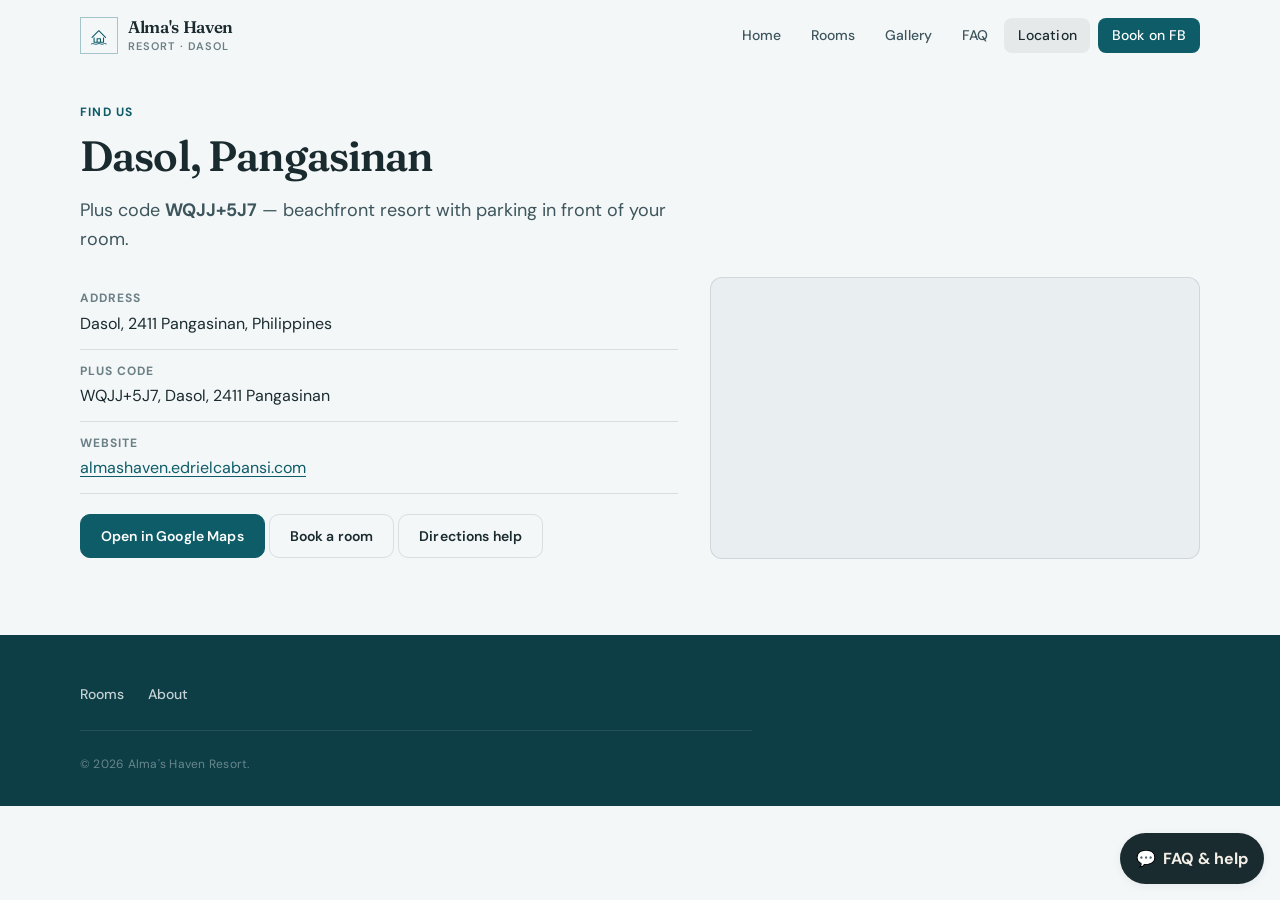
<file: location.html>
<!DOCTYPE html>
<html lang="en">
<head>
  <meta charset="UTF-8" />
  <meta name="viewport" content="width=device-width, initial-scale=1.0" />
  <meta name="google-site-verification" content="WKiFrASyXRFyHs9NkECz57GA6jw63UvPFu2qO-Jx7Ew" />
  <title>Location &amp; Directions | Alma's Haven Resort Dasol Pangasinan</title>
  <meta name="description" content="Find Alma's Haven Resort in Dasol, 2411 Pangasinan. Plus code WQJJ+5J7. Map and directions for your beachfront stay." />
  <meta name="keywords" content="Alma's Haven location, Dasol map, WQJJ+5J7, how to go to Dasol resort" />
  <meta name="robots" content="index, follow" />
  <link rel="canonical" href="https://almashaven.edrielcabansi.com/location.html" />
  <meta property="og:title" content="Location | Alma's Haven Resort Dasol" />
  <meta property="og:description" content="Dasol, 2411 Pangasinan · Plus code WQJJ+5J7. Open in Google Maps." />
  <meta property="og:url" content="https://almashaven.edrielcabansi.com/location.html" />
  <meta property="og:image" content="https://almashaven.edrielcabansi.com/Images/Homepage%20image.jpg" />
  <meta name="geo.region" content="PH-PAN" />
  <meta name="geo.placename" content="Dasol, Pangasinan" />
  <meta name="geo.position" content="15.989;119.884" />
  <meta name="ICBM" content="15.989, 119.884" />
  <meta property="og:type" content="website" />
  <meta property="og:site_name" content="Alma's Haven Resort" />
  <meta property="og:locale" content="en_PH" />
  <meta name="twitter:card" content="summary_large_image" />
  <meta name="twitter:title" content="Location | Alma's Haven Resort Dasol" />
  <meta name="twitter:description" content="Dasol, 2411 Pangasinan · Plus code WQJJ+5J7. Open in Google Maps." />
  <meta name="twitter:image" content="https://almashaven.edrielcabansi.com/Images/Homepage%20image.jpg" />
  <meta name="theme-color" content="#0c6572" />
  <meta name="referrer" content="strict-origin-when-cross-origin" />
  <link rel="manifest" href="site.webmanifest" />
  <link rel="preconnect" href="https://fonts.googleapis.com" />
  <link rel="preconnect" href="https://fonts.gstatic.com" crossorigin />
  <link href="https://fonts.googleapis.com/css2?family=DM+Sans:ital,opsz,wght@0,9..40,400;0,9..40,500;0,9..40,600;0,9..40,700;1,9..40,400&family=Fraunces:ital,opsz,wght@0,9..144,500;0,9..144,600;0,9..144,700;1,9..144,500;1,9..144,600&display=swap" rel="stylesheet" />
  <link rel="stylesheet" href="css/styles.css" />
  <!-- Google tag (gtag.js) -->
  <script async src="https://www.googletagmanager.com/gtag/js?id=G-X11CX1VS59"></script>
  <script>
    window.dataLayer = window.dataLayer || [];
    function gtag(){dataLayer.push(arguments);}
    gtag('js', new Date());
    gtag('config', 'G-X11CX1VS59');
  </script>
<link rel="icon" href="data:image/svg+xml,<svg xmlns='http://www.w3.org/2000/svg' viewBox='0 0 100 100'><text y='.9em' font-size='90'>🏝️</text></svg>" />
  <script type="application/ld+json">
  {
    "@context": "https://schema.org",
    "@type": "Place",
    "name": "Alma's Haven Resort",
    "description": "Beachfront resort in Dasol, Pangasinan",
    "url": "https://almashaven.edrielcabansi.com/location.html",
    "address": {
      "@type": "PostalAddress",
      "addressLocality": "Dasol",
      "postalCode": "2411",
      "addressRegion": "Pangasinan",
      "addressCountry": "PH"
    },
    "geo": {
      "@type": "GeoCoordinates",
      "latitude": 15.989,
      "longitude": 119.884
    },
    "hasMap": "https://maps.app.goo.gl/XetSf2tzLtKGRE3X6"
  }
  </script>
  <script type="application/ld+json">
  {
    "@context": "https://schema.org",
    "@type": "BreadcrumbList",
    "itemListElement": [
      { "@type": "ListItem", "position": 1, "name": "Home", "item": "https://almashaven.edrielcabansi.com/" },
      { "@type": "ListItem", "position": 2, "name": "Location", "item": "https://almashaven.edrielcabansi.com/location.html" }
    ]
  }
  </script>
</head>
<body>
  <header class="site-header" id="header">
    <div class="container header-inner">
      <a href="index.html" class="logo">
        <span class="logo-mark" aria-hidden="true"><svg class="logo-svg" viewBox="0 0 32 32" width="22" height="22" fill="none" xmlns="http://www.w3.org/2000/svg" focusable="false"><path d="M6 18.5 L16 8.5 L26 18.5" stroke="currentColor" stroke-width="1.6" stroke-linecap="round" stroke-linejoin="round"/><path d="M9 18.5 V25.5 H23 V18.5" stroke="currentColor" stroke-width="1.6" stroke-linejoin="round"/><path d="M13.5 25.5 V20.5 H18.5 V25.5" stroke="currentColor" stroke-width="1.6" stroke-linejoin="round"/><path d="M5 28c3-2.2 5.5 2.2 9 0s6 2.2 9 0 4.5 2.2 4 0" stroke="currentColor" stroke-width="1.35" stroke-linecap="round" fill="none"/></svg></span>
        <span class="logo-text">
          <strong>Alma's Haven</strong>
          <small>Resort &middot; Dasol</small>
        </span>
      </a>
      <nav class="nav" id="nav" aria-label="Primary">
        <a href="index.html">Home</a>
        <a href="rooms.html">Rooms</a>
        <a href="gallery.html">Gallery</a>
        <a href="faq.html">FAQ</a>
        <a href="location.html" class="active">Location</a>
        <a href="https://web.facebook.com/profile.php?id=100057130492638" class="nav-cta" target="_blank" rel="noopener">Book on FB</a>
      </nav>
      <button class="menu-toggle" id="menuToggle" aria-label="Open menu" aria-expanded="false"><span></span><span></span><span></span></button>
    </div>
  </header>

  <main id="main">
    <section class="page-hero">
      <div class="container">
        <p class="eyebrow">Find us</p>
        <h1>Dasol, Pangasinan</h1>
        <p class="section-lead">Plus code <strong>WQJJ+5J7</strong> — beachfront resort with parking in front of your room.</p>
      </div>
    </section>

    <section class="section location" style="padding-top:0">
      <div class="container location-grid">
        <div>
          <ul class="location-list">
            <li><strong>Address</strong><span>Dasol, 2411 Pangasinan, Philippines</span></li>
            <li><strong>Plus code</strong><span>WQJJ+5J7, Dasol, 2411 Pangasinan</span></li>
            <li><strong>Website</strong><a href="https://almashaven.edrielcabansi.com">almashaven.edrielcabansi.com</a></li>
          </ul>
          <div class="hero-actions">
            <a class="btn btn-primary" href="https://maps.app.goo.gl/XetSf2tzLtKGRE3X6" target="_blank" rel="noopener">Open in Google Maps</a>
            <a class="btn btn-ghost" href="rooms.html">Book a room</a>
            <button type="button" class="btn btn-ghost" data-open-chat data-chat-intent="directions">Directions help</button>
          </div>
        </div>
        <div class="map-frame">
          <iframe
            title="Map of Alma's Haven Resort Dasol Pangasinan"
            loading="lazy"
            referrerpolicy="no-referrer-when-downgrade"
            src="https://maps.google.com/maps?q=WQJJ%2B5J7%20Dasol%20Pangasinan&t=&z=16&ie=UTF8&iwloc=&output=embed"
          ></iframe>
        </div>
      </div>
    </section>
  </main>

  <footer class="site-footer">
    <div class="container footer-inner">
      <div class="footer-links">
        <a href="rooms.html">Rooms</a>
        <a href="about.html">About</a>

      </div>
      <p class="copyright">© <span id="year"></span> Alma's Haven Resort.</p>
    </div>
  </footer>

  <script src="js/config.js"></script>
<script src="js/live-agent.js"></script>
  <script src="js/notifications.js"></script>
  <script src="js/chat-ui.js"></script>
  <script src="js/chatbot.js"></script>
  <script src="js/site.js"></script>
</body>
</html>
</file>
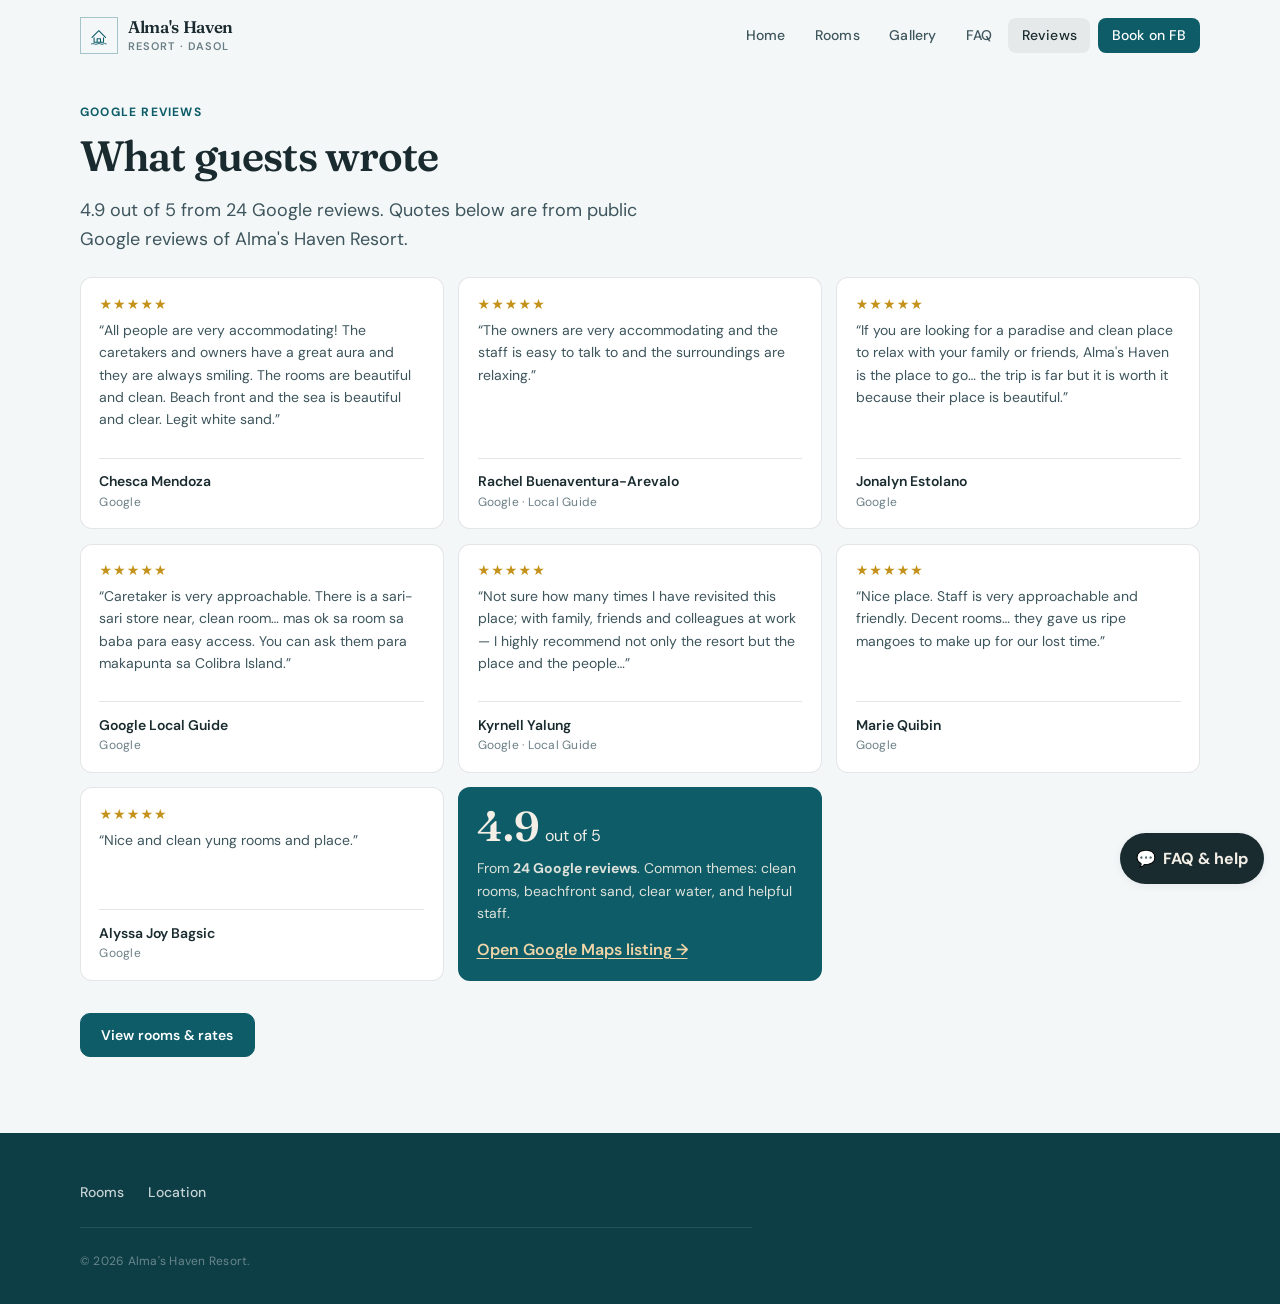
<file: reviews.html>
<!DOCTYPE html>
<html lang="en">
<head>
  <meta charset="UTF-8" />
  <meta name="viewport" content="width=device-width, initial-scale=1.0" />
  <meta name="google-site-verification" content="WKiFrASyXRFyHs9NkECz57GA6jw63UvPFu2qO-Jx7Ew" />
  <title>Guest Reviews | Alma's Haven Resort Dasol 4.9★</title>
  <meta name="description" content="Read guest reviews of Alma's Haven Resort in Dasol, Pangasinan. 4.9 stars on Google — friendly staff, clean rooms, white sand beach." />
  <meta name="robots" content="index, follow" />
  <link rel="canonical" href="https://almashaven.edrielcabansi.com/reviews.html" />
  <meta property="og:title" content="Guest Reviews | Alma's Haven Resort" />
  <meta property="og:description" content="4.9 out of 5 from 24 Google reviews of Alma's Haven Resort in Dasol." />
  <meta property="og:url" content="https://almashaven.edrielcabansi.com/reviews.html" />
  <meta property="og:image" content="https://almashaven.edrielcabansi.com/Images/Homepage%20image.jpg" />
  <meta property="og:type" content="website" />
  <meta property="og:site_name" content="Alma's Haven Resort" />
  <meta property="og:locale" content="en_PH" />
  <meta name="twitter:card" content="summary_large_image" />
  <meta name="twitter:title" content="Guest Reviews | Alma's Haven Resort 4.9★" />
  <meta name="twitter:description" content="4.9 out of 5 from 24 Google reviews of Alma's Haven Resort, Dasol." />
  <meta name="twitter:image" content="https://almashaven.edrielcabansi.com/Images/Homepage%20image.jpg" />
  <meta name="geo.region" content="PH-PAN" />
  <meta name="geo.placename" content="Dasol, Pangasinan" />
  <meta name="theme-color" content="#0c6572" />
  <meta name="referrer" content="strict-origin-when-cross-origin" />
  <link rel="manifest" href="site.webmanifest" />
  <link rel="preconnect" href="https://fonts.googleapis.com" />
  <link rel="preconnect" href="https://fonts.gstatic.com" crossorigin />
  <link href="https://fonts.googleapis.com/css2?family=DM+Sans:ital,opsz,wght@0,9..40,400;0,9..40,500;0,9..40,600;0,9..40,700;1,9..40,400&family=Fraunces:ital,opsz,wght@0,9..144,500;0,9..144,600;0,9..144,700;1,9..144,500;1,9..144,600&display=swap" rel="stylesheet" />
  <link rel="stylesheet" href="css/styles.css" />
  <!-- Google tag (gtag.js) -->
  <script async src="https://www.googletagmanager.com/gtag/js?id=G-X11CX1VS59"></script>
  <script>
    window.dataLayer = window.dataLayer || [];
    function gtag(){dataLayer.push(arguments);}
    gtag('js', new Date());
    gtag('config', 'G-X11CX1VS59');
  </script>
<link rel="icon" href="data:image/svg+xml,<svg xmlns='http://www.w3.org/2000/svg' viewBox='0 0 100 100'><text y='.9em' font-size='90'>🏝️</text></svg>" />
  <script type="application/ld+json">
  {
    "@context": "https://schema.org",
    "@type": "BreadcrumbList",
    "itemListElement": [
      { "@type": "ListItem", "position": 1, "name": "Home", "item": "https://almashaven.edrielcabansi.com/" },
      { "@type": "ListItem", "position": 2, "name": "Reviews", "item": "https://almashaven.edrielcabansi.com/reviews.html" }
    ]
  }
  </script>
</head>
<body>
  <header class="site-header" id="header">
    <div class="container header-inner">
      <a href="index.html" class="logo">
        <span class="logo-mark" aria-hidden="true"><svg class="logo-svg" viewBox="0 0 32 32" width="22" height="22" fill="none" xmlns="http://www.w3.org/2000/svg" focusable="false"><path d="M6 18.5 L16 8.5 L26 18.5" stroke="currentColor" stroke-width="1.6" stroke-linecap="round" stroke-linejoin="round"/><path d="M9 18.5 V25.5 H23 V18.5" stroke="currentColor" stroke-width="1.6" stroke-linejoin="round"/><path d="M13.5 25.5 V20.5 H18.5 V25.5" stroke="currentColor" stroke-width="1.6" stroke-linejoin="round"/><path d="M5 28c3-2.2 5.5 2.2 9 0s6 2.2 9 0 4.5 2.2 4 0" stroke="currentColor" stroke-width="1.35" stroke-linecap="round" fill="none"/></svg></span>
        <span class="logo-text">
          <strong>Alma's Haven</strong>
          <small>Resort &middot; Dasol</small>
        </span>
      </a>
      <nav class="nav" id="nav" aria-label="Primary">
        <a href="index.html">Home</a>
        <a href="rooms.html">Rooms</a>
        <a href="gallery.html">Gallery</a>
        <a href="faq.html">FAQ</a>
        <a href="reviews.html" class="active">Reviews</a>
        <a href="https://web.facebook.com/profile.php?id=100057130492638" class="nav-cta" target="_blank" rel="noopener">Book on FB</a>
      </nav>
      <button class="menu-toggle" id="menuToggle" aria-label="Open menu" aria-expanded="false"><span></span><span></span><span></span></button>
    </div>
  </header>

  <main id="main">
    <section class="page-hero">
      <div class="container">
        <p class="eyebrow">Google reviews</p>
        <h1>What guests wrote</h1>
        <p class="section-lead">4.9 out of 5 from 24 Google reviews. Quotes below are from public Google reviews of Alma's Haven Resort.</p>
      </div>
    </section>

    <section class="section reviews" style="padding-top:0">
      <div class="container">
        <div class="review-grid">
          <blockquote class="review-card">
            <div class="review-stars">★★★★★</div>
            <p>“All people are very accommodating! The caretakers and owners have a great aura and they are always smiling. The rooms are beautiful and clean. Beach front and the sea is beautiful and clear. Legit white sand.”</p>
            <footer><strong>Chesca Mendoza</strong><span>Google</span></footer>
          </blockquote>
          <blockquote class="review-card">
            <div class="review-stars">★★★★★</div>
            <p>“The owners are very accommodating and the staff is easy to talk to and the surroundings are relaxing.”</p>
            <footer><strong>Rachel Buenaventura-Arevalo</strong><span>Google · Local Guide</span></footer>
          </blockquote>
          <blockquote class="review-card">
            <div class="review-stars">★★★★★</div>
            <p>“If you are looking for a paradise and clean place to relax with your family or friends, Alma's Haven is the place to go… the trip is far but it is worth it because their place is beautiful.”</p>
            <footer><strong>Jonalyn Estolano</strong><span>Google</span></footer>
          </blockquote>
          <blockquote class="review-card">
            <div class="review-stars">★★★★★</div>
            <p>“Caretaker is very approachable. There is a sari-sari store near, clean room… mas ok sa room sa baba para easy access. You can ask them para makapunta sa Colibra Island.”</p>
            <footer><strong>Google Local Guide</strong><span>Google</span></footer>
          </blockquote>
          <blockquote class="review-card">
            <div class="review-stars">★★★★★</div>
            <p>“Not sure how many times I have revisited this place; with family, friends and colleagues at work — I highly recommend not only the resort but the place and the people…”</p>
            <footer><strong>Kyrnell Yalung</strong><span>Google · Local Guide</span></footer>
          </blockquote>
          <blockquote class="review-card">
            <div class="review-stars">★★★★★</div>
            <p>“Nice place. Staff is very approachable and friendly. Decent rooms… they gave us ripe mangoes to make up for our lost time.”</p>
            <footer><strong>Marie Quibin</strong><span>Google</span></footer>
          </blockquote>
          <blockquote class="review-card">
            <div class="review-stars">★★★★★</div>
            <p>“Nice and clean yung rooms and place.”</p>
            <footer><strong>Alyssa Joy Bagsic</strong><span>Google</span></footer>
          </blockquote>
          <blockquote class="review-card highlight">
            <div class="review-score"><span class="score">4.9</span><span>out of 5</span></div>
            <p>From <strong>24 Google reviews</strong>. Common themes: clean rooms, beachfront sand, clear water, and helpful staff.</p>
            <a class="text-link" href="https://maps.app.goo.gl/XetSf2tzLtKGRE3X6" target="_blank" rel="noopener">Open Google Maps listing →</a>
          </blockquote>
        </div>
        <p style="margin-top:2rem"><a href="rooms.html" class="btn btn-primary">View rooms &amp; rates</a></p>
      </div>
    </section>
  </main>

  <footer class="site-footer">
    <div class="container footer-inner">
      <div class="footer-links">
        <a href="rooms.html">Rooms</a>
        <a href="location.html">Location</a>

      </div>
      <p class="copyright">© <span id="year"></span> Alma's Haven Resort.</p>
    </div>
  </footer>

  <script src="js/config.js"></script>
<script src="js/live-agent.js"></script>
  <script src="js/notifications.js"></script>
  <script src="js/chat-ui.js"></script>
  <script src="js/chatbot.js"></script>
  <script src="js/site.js"></script>
</body>
</html>
</file>
<file: css/styles.css>
/* =========================================================
   Alma's Haven Resort — coastal styles
   ========================================================= */

:root {
  /* Palette — flat coastal */
  --bg: #f4f7f8;
  --bg-2: #e9eef0;
  --paper: #ffffff;
  --ink: #1a2b30;
  --ink-soft: #3d555c;
  --muted: #6b7f86;
  --line: rgba(26, 43, 48, 0.12);
  --sea: #157a8c;
  --sea-deep: #0d5c68;
  --sea-soft: #e4eef0;
  --sun: #c97a2e;
  --sun-deep: #a8621f;
  --sand: #f5efe6;
  --foam: #f8fafb;
  --green: #1a8a4a;
  --green-bg: #e3f5ea;
  --red: #b83a32;
  --red-bg: #f7e4e2;
  --shadow: 0 2px 10px rgba(18, 40, 46, 0.06);
  --radius: 12px;
  --header-h: 72px;
  --max: 1120px;

  /* Type system — one scale for all pages */
  --font-display: "Fraunces", Georgia, "Times New Roman", serif;
  --font-body: "DM Sans", system-ui, -apple-system, "Segoe UI", sans-serif;
  --text-xs: 0.75rem; /* 12px — labels, captions */
  --text-sm: 0.875rem; /* 14px — meta, nav, buttons */
  --text-base: 1rem; /* 16px — body */
  --text-lg: 1.125rem; /* 18px — lead paragraphs */
  --text-xl: clamp(1.2rem, 1.5vw + 0.85rem, 1.35rem); /* card titles */
  --text-2xl: clamp(1.5rem, 2vw + 0.9rem, 1.85rem); /* section h2 */
  --text-3xl: clamp(1.85rem, 3.2vw + 0.75rem, 2.65rem); /* page h1 */
  --leading-tight: 1.15;
  --leading-snug: 1.3;
  --leading-body: 1.6;
  --tracking-tight: -0.02em;
  --tracking-normal: 0;
  --tracking-wide: 0.06em;
  --tracking-label: 0.1em;
  --measure: 38rem;
  --measure-wide: 42rem;

  /* Spacing scale (8px base) */
  --space-1: 0.5rem;
  --space-2: 0.75rem;
  --space-3: 1rem;
  --space-4: 1.5rem;
  --space-5: 2rem;
  --space-6: 3rem;
  --space-7: 4.5rem;
  --space-8: 6rem;
  --section-y: clamp(3rem, 6vw, 4.75rem);
  --chat-w: min(380px, calc(100vw - 20px));
}

*,
*::before,
*::after {
  box-sizing: border-box;
}

html {
  scroll-behavior: smooth;
  font-size: 100%;
  -webkit-text-size-adjust: 100%;
  text-size-adjust: 100%;
}

body {
  margin: 0;
  font-family: var(--font-body);
  font-size: var(--text-base);
  font-weight: 400;
  font-optical-sizing: auto;
  color: var(--ink);
  background: var(--bg);
  line-height: var(--leading-body);
  letter-spacing: var(--tracking-normal);
  -webkit-font-smoothing: antialiased;
  -moz-osx-font-smoothing: grayscale;
  text-rendering: optimizeLegibility;
  overflow-x: hidden;
}

body.beach-theme {
  background: var(--bg);
}

img,
iframe {
  max-width: 100%;
  border: 0;
}

a {
  color: var(--sea-deep);
  text-underline-offset: 0.18em;
  text-decoration-thickness: 1px;
}

a:hover {
  color: var(--sea);
}

/* ---- Headings (shared on every page) ---- */
h1,
h2,
h3,
h4 {
  font-family: var(--font-display);
  font-weight: 600;
  font-optical-sizing: auto;
  font-variation-settings: "SOFT" 30, "WONK" 0;
  line-height: var(--leading-tight);
  letter-spacing: var(--tracking-tight);
  margin: 0 0 0.45em;
  color: var(--ink);
  text-wrap: balance;
}

h1 {
  font-size: var(--text-3xl);
  font-weight: 600;
  margin-bottom: 0.35em;
}

h2 {
  font-size: var(--text-2xl);
  font-weight: 600;
  margin-bottom: 0.4em;
}

h3 {
  font-size: var(--text-xl);
  font-weight: 600;
  line-height: var(--leading-snug);
  letter-spacing: -0.015em;
}

h4 {
  font-family: var(--font-body);
  font-size: var(--text-sm);
  font-weight: 700;
  letter-spacing: 0.02em;
  line-height: var(--leading-snug);
}

p {
  margin: 0 0 0.9em;
  color: var(--ink-soft);
  max-width: var(--measure-wide);
  font-size: var(--text-base);
  line-height: var(--leading-body);
}

p:last-child {
  margin-bottom: 0;
}

/* Shared text utilities */
.lp-kicker,
.eyebrow {
  font-family: var(--font-body);
  font-size: var(--text-xs);
  font-weight: 700;
  letter-spacing: var(--tracking-label);
  text-transform: uppercase;
  line-height: 1.35;
  color: var(--sea-deep);
  margin: 0 0 0.75rem;
}

.lp-lead,
.section-lead,
.page-hero .section-lead {
  font-family: var(--font-body);
  font-size: var(--text-lg);
  font-weight: 400;
  line-height: var(--leading-body);
  letter-spacing: var(--tracking-normal);
  color: var(--ink-soft);
  max-width: var(--measure);
  margin: 0 0 0;
}

.lp-head p,
.section-head p {
  font-size: var(--text-base);
  line-height: var(--leading-body);
  color: var(--ink-soft);
  max-width: var(--measure);
}

.container {
  width: min(var(--max), calc(100% - 2.5rem));
  margin-inline: auto;
}

@media (max-width: 720px) {
  .container {
    width: min(var(--max), calc(100% - 1.5rem));
  }
}

.sr-only {
  position: absolute;
  width: 1px;
  height: 1px;
  padding: 0;
  margin: -1px;
  overflow: hidden;
  clip: rect(0, 0, 0, 0);
  border: 0;
}

.skip-link {
  position: absolute;
  left: 1rem;
  top: -100px;
  background: var(--ink);
  color: white;
  padding: 0.55rem 0.9rem;
  border-radius: 8px;
  z-index: 1000;
}

.skip-link:focus {
  top: 1rem;
}

/* Buttons */
.btn {
  display: inline-flex;
  align-items: center;
  justify-content: center;
  gap: 0.5rem;
  border: 1.5px solid transparent;
  border-radius: 10px;
  padding: 0.75rem 1.25rem;
  font-family: var(--font-body);
  font-weight: 600;
  font-size: var(--text-sm);
  letter-spacing: 0.01em;
  line-height: 1.3;
  cursor: pointer;
  text-decoration: none;
  transition: transform 0.15s ease, background 0.15s ease, color 0.15s ease, border-color 0.15s ease, box-shadow 0.15s ease;
}

.btn-meta {
  font-weight: 500;
  opacity: 0.75;
  font-size: 0.9em;
}

.btn:active {
  transform: translateY(1px);
}

.btn-primary {
  background: var(--sea-deep);
  color: #fff;
  border-color: var(--sea-deep);
  box-shadow: none;
}

.btn-primary:hover {
  background: var(--sea);
  color: #fff;
  border-color: var(--sea);
}

.btn-outline,
.btn-ghost {
  background: transparent;
  color: var(--ink);
  border-color: var(--line);
}

.btn-outline:hover,
.btn-ghost:hover {
  background: var(--paper);
  color: var(--ink);
}

.btn-light {
  background: var(--paper);
  color: var(--ink);
  border-color: var(--paper);
}

.btn-light:hover {
  background: #fff;
  color: var(--ink);
}

.btn-block {
  width: 100%;
}

.btn-sm {
  padding: 0.45rem 0.75rem;
  min-width: 40px;
}

.text-link {
  background: none;
  border: none;
  padding: 0;
  font: inherit;
  font-weight: 600;
  color: var(--sea-deep);
  cursor: pointer;
  text-decoration: underline;
  text-underline-offset: 3px;
}

/* Header */
.site-header {
  position: fixed;
  inset: 0 0 auto 0;
  height: var(--header-h);
  z-index: 100;
  background: rgba(244, 247, 248, 0.96);
  border-bottom: 1px solid transparent;
  transition: background 0.2s ease, border-color 0.2s ease;
}

.site-header.scrolled {
  background: #fff;
  border-bottom-color: var(--line);
  box-shadow: none;
}

.header-inner {
  height: 100%;
  display: flex;
  align-items: center;
  justify-content: space-between;
  gap: 0.75rem;
}

.logo {
  display: flex;
  align-items: center;
  gap: 0.65rem;
  text-decoration: none;
  color: var(--ink);
  min-width: 0;
}

.logo:hover {
  color: var(--ink);
}

.logo:hover .logo-mark {
  border-color: var(--sea);
  color: var(--sea-deep);
}

/* Flat monogram â€” no gradient badge (avoids â€œAI app iconâ€ look) */
.logo-mark {
  flex-shrink: 0;
  width: 2.35rem;
  height: 2.35rem;
  border-radius: 0;
  display: grid;
  place-items: center;
  background: transparent;
  color: var(--sea-deep);
  border: 1.5px solid rgba(12, 101, 114, 0.35);
  box-shadow: none;
  font-family: var(--font-display);
  font-weight: 600;
  font-size: 0;
  letter-spacing: 0;
  line-height: 0;
  overflow: hidden;
}

.logo-mark .logo-svg,
.logo-svg {
  width: 1.35rem;
  height: 1.35rem;
  display: block;
}

/* Fallback if pages still have plain â€œAHâ€ text only */
.logo-mark:not(:has(svg)) {
  font-size: 0.72rem;
  letter-spacing: 0.06em;
  line-height: 1;
  font-weight: 600;
}

.logo-text {
  display: flex;
  flex-direction: column;
  gap: 0.12rem;
  line-height: 1.05;
  min-width: 0;
}

.logo-text strong {
  font-family: var(--font-display);
  font-size: 1.05rem;
  font-weight: 600;
  font-style: normal;
  letter-spacing: -0.02em;
  line-height: 1.15;
  color: var(--ink);
  white-space: nowrap;
}

.logo-text small {
  color: var(--muted);
  font-family: var(--font-body);
  font-size: 0.6875rem;
  font-weight: 600;
  letter-spacing: var(--tracking-label);
  text-transform: uppercase;
  line-height: 1.2;
  white-space: nowrap;
}

.nav {
  display: flex;
  align-items: center;
  gap: 0.15rem;
}

.nav a {
  text-decoration: none;
  color: var(--ink-soft);
  font-family: var(--font-body);
  font-size: var(--text-sm);
  font-weight: 500;
  letter-spacing: 0.01em;
  line-height: 1.3;
  padding: 0.5rem 0.85rem;
  border-radius: 8px;
}

.nav a:hover,
.nav a.active {
  color: var(--ink);
  background: rgba(30, 26, 22, 0.06);
}

.nav-cta {
  background: var(--sea-deep) !important;
  color: #fff !important;
  margin-left: 0.35rem;
  box-shadow: none;
}

.nav-cta:hover {
  background: var(--sea) !important;
}

.menu-toggle {
  display: none;
  width: 42px;
  height: 42px;
  border: 1px solid var(--line);
  background: var(--paper);
  border-radius: 10px;
  padding: 10px;
  cursor: pointer;
  flex-direction: column;
  justify-content: center;
  gap: 5px;
}

.menu-toggle span {
  display: block;
  height: 2px;
  background: var(--ink);
  border-radius: 2px;
}

/* ---------- Image placeholders (flat, no rainbow gradients) ---------- */
.img-placeholder {
  position: relative;
  margin: 0;
  overflow: hidden;
  border-radius: var(--radius);
  background: var(--bg-2);
  display: flex;
  align-items: stretch;
  justify-content: stretch;
  border: 1px solid var(--line);
}

.img-placeholder img {
  width: 100%;
  height: 100%;
  object-fit: cover;
  display: block;
}

.img-placeholder__fallback {
  width: 100%;
  min-height: 100%;
  display: flex;
  flex-direction: column;
  align-items: center;
  justify-content: center;
  gap: 0.3rem;
  padding: 1.25rem;
  text-align: center;
  color: var(--muted);
  background: var(--bg-2);
}

.img-placeholder__icon {
  display: none;
}

.img-placeholder__label {
  font-weight: 700;
  font-size: 0.95rem;
  color: var(--ink);
}

.img-placeholder__hint {
  font-size: 0.75rem;
  font-weight: 500;
  color: var(--ink-soft);
  opacity: 0.9;
}

.img-placeholder--story img,
.room-photo img {
  width: 100%;
  height: 100%;
  object-fit: cover;
  display: block;
}

.gallery-more-wrap {
  display: flex;
  justify-content: center;
  margin-top: var(--space-5);
}

.gallery-more-wrap:empty,
.gallery-more-wrap[hidden] {
  display: none !important;
}

.gallery-item--hidden,
.gallery-item[hidden] {
  display: none !important;
}

.gallery-grid--full {
  grid-template-columns: repeat(3, 1fr);
  gap: var(--space-3);
}

@media (min-width: 960px) {
  .gallery-grid--full {
    grid-template-columns: repeat(4, 1fr);
    gap: var(--space-4);
  }
}

.room-photo {
  margin: 0;
  width: 100%;
  height: 100%;
  overflow: hidden;
}

.room-badge-extra {
  left: auto;
  right: 0.65rem;
  background: rgba(26, 155, 176, 0.95);
  color: #fff;
}

/* Gallery grid + lightbox */
.gallery-grid {
  display: grid;
  grid-template-columns: repeat(3, 1fr);
  gap: var(--space-3);
}

.gallery-item {
  position: relative;
  margin: 0;
  padding: 0;
  border: 1px solid var(--line);
  border-radius: 10px;
  overflow: hidden;
  aspect-ratio: 1;
  cursor: pointer;
  background: var(--bg-2);
  box-shadow: none;
  transition: border-color 0.15s ease;
}

.gallery-item:hover {
  border-color: var(--sea-deep);
}

.gallery-item img {
  width: 100%;
  height: 100%;
  object-fit: cover;
  display: block;
}

.gallery-item:hover img {
  transform: none;
}

.gallery-item__label {
  position: absolute;
  left: 0;
  right: 0;
  bottom: 0;
  padding: 0.55rem 0.65rem;
  background: rgba(26, 43, 48, 0.72);
  color: #fff;
  font-size: 0.78rem;
  font-weight: 600;
  text-align: left;
}

.gallery-lightbox {
  position: fixed;
  inset: 0;
  z-index: 350;
  display: grid;
  place-items: center;
}

.gallery-lightbox[hidden] {
  display: none !important;
}

.gallery-lightbox__backdrop {
  position: absolute;
  inset: 0;
  background: rgba(18, 30, 34, 0.9);
}

.gallery-lightbox__stage {
  position: relative;
  width: min(920px, 94vw);
  max-height: 90vh;
  z-index: 1;
  display: grid;
  grid-template-columns: auto 1fr auto;
  align-items: center;
  gap: 0.5rem;
}

.gallery-lightbox__figure {
  margin: 0;
  max-height: 82vh;
  display: flex;
  flex-direction: column;
  align-items: center;
}

.gallery-lightbox__figure img {
  max-width: 100%;
  max-height: 72vh;
  width: auto;
  height: auto;
  object-fit: contain;
  border-radius: 8px;
  box-shadow: none;
  background: #111;
}

.gallery-lightbox__figure figcaption {
  margin-top: 0.75rem;
  color: rgba(255, 255, 255, 0.9);
  font-weight: 600;
  font-size: 0.95rem;
  text-align: center;
}

.gallery-lightbox__nav {
  width: 44px;
  height: 44px;
  border: none;
  border-radius: 50%;
  background: rgba(255, 255, 255, 0.15);
  color: #fff;
  font-size: 1.75rem;
  line-height: 1;
  cursor: pointer;
  flex-shrink: 0;
}

.gallery-lightbox__nav:hover {
  background: rgba(255, 255, 255, 0.28);
}

.gallery-lightbox__close {
  position: absolute;
  top: -2.5rem;
  right: 0;
  width: 40px;
  height: 40px;
  border: none;
  border-radius: 10px;
  background: rgba(255, 255, 255, 0.15);
  color: #fff;
  font-size: 1.5rem;
  cursor: pointer;
  z-index: 2;
}

.gallery-lightbox__count {
  position: absolute;
  bottom: -1.75rem;
  left: 50%;
  transform: translateX(-50%);
  margin: 0;
  color: rgba(255, 255, 255, 0.7);
  font-size: 0.85rem;
  white-space: nowrap;
}

.img-placeholder--hero .img-placeholder__fallback {
  background: #c5dce1;
  color: var(--ink-soft);
}

.img-placeholder--hero .img-placeholder__label,
.img-placeholder--hero .img-placeholder__hint {
  color: var(--ink-soft);
}

.img-placeholder--gallery {
  aspect-ratio: 1;
  min-height: 140px;
  border: 1px solid var(--line);
  box-shadow: none;
  background: var(--bg-2);
}

.img-placeholder--gallery:nth-child(n) {
  background: var(--bg-2);
}

.img-placeholder--story {
  aspect-ratio: 4 / 3;
  margin-bottom: 0.85rem;
  box-shadow: none;
}

.img-placeholder--room {
  width: 100%;
  height: 100%;
  border-radius: 0;
  margin: 0;
}

.img-placeholder--room .img-placeholder__fallback {
  min-height: 100%;
}



/* ---------- Landing page ---------- */
.lp-hero {
  position: relative;
  padding: calc(var(--header-h) + var(--space-6)) 0 var(--space-6);
  overflow: hidden;
  isolation: isolate;
}

/* Photo behind content (not full-screen tall) */
.lp-hero-bg {
  position: absolute;
  inset: 0;
  z-index: 0;
  pointer-events: none;
  background: #b8dce3; /* base tint so 50% photo still reads */
}

.lp-hero-bg-figure {
  position: absolute;
  inset: 0;
  margin: 0;
  overflow: hidden;
}

.lp-hero-bg-figure img {
  width: 100%;
  height: 100%;
  object-fit: cover;
  object-position: center 45%;
  display: block;
  opacity: 0.5;
}

/* Soft overlay so hero text stays readable over the photo */
.lp-hero-bg-wash {
  position: absolute;
  inset: 0;
  background: rgba(244, 247, 248, 0.52);
}

.lp-hero .container {
  position: relative;
  z-index: 1;
}

/* Original layout: typography left, facts right */
.lp-hero-grid {
  display: grid;
  grid-template-columns: 1.2fr 0.8fr;
  gap: var(--space-6);
  align-items: end;
}

.lp-hero-copy {
  max-width: 34rem;
}

.lp-hero-panel {
  display: grid;
  gap: var(--space-3);
  justify-items: stretch;
  max-width: 260px;
  margin-left: auto;
}

.lp-hero h1 {
  font-size: var(--text-3xl);
  margin-bottom: 0.45em;
}

.lp-hero h1 em {
  font-style: italic;
  font-weight: 500;
  color: var(--sea-deep);
  letter-spacing: -0.01em;
}

.lp-actions {
  display: flex;
  flex-wrap: wrap;
  gap: var(--space-2);
  margin: var(--space-5) 0 var(--space-4);
}

.lp-rating {
  display: flex;
  flex-wrap: wrap;
  align-items: center;
  gap: 0.5rem 0.85rem;
  margin: 0;
  font-size: var(--text-sm);
  color: var(--ink-soft);
  line-height: 1.4;
}

.lp-rating .stars {
  color: #c4921a;
  letter-spacing: 0.06em;
}

.lp-hero-facts {
  list-style: none;
  margin: 0;
  padding: var(--space-3) var(--space-4);
  display: grid;
  grid-template-columns: 1fr 1fr;
  gap: 0.55rem 0.85rem;
  background: rgba(255, 255, 255, 0.92);
  backdrop-filter: blur(10px);
  border: 1px solid rgba(255, 255, 255, 0.85);
  border-radius: 12px;
  font-size: var(--text-sm);
  font-weight: 600;
  color: var(--ink-soft);
  line-height: 1.35;
  box-shadow: 0 8px 24px rgba(12, 101, 114, 0.08);
}

.lp-hero-facts li {
  position: relative;
  padding-left: 0.85rem;
}

.lp-hero-facts li::before {
  content: "";
  position: absolute;
  left: 0;
  top: 0.45em;
  width: 6px;
  height: 6px;
  border-radius: 50%;
  background: var(--sea);
}

.lp-section {
  padding: var(--section-y) 0;
}

.lp-section-tint {
  background: var(--bg-2);
}

.lp-head {
  max-width: var(--measure-wide);
  margin-bottom: var(--space-5);
}

.lp-head h2 {
  margin-bottom: 0.4em;
}

.lp-head p {
  margin-bottom: 0;
}

.lp-note {
  margin-top: var(--space-5);
  font-size: var(--text-sm);
  font-weight: 400;
  color: var(--muted);
  line-height: var(--leading-body);
  max-width: var(--measure-wide);
}

.lp-split {
  display: grid;
  grid-template-columns: 0.9fr 1.1fr;
  gap: var(--space-6);
  align-items: start;
}

.lp-story {
  display: grid;
  grid-template-columns: 1.1fr 0.9fr;
  gap: var(--space-6);
  align-items: start;
}

.lp-story-media {
  display: grid;
  gap: 0.85rem;
}

.lp-list {
  list-style: none;
  padding: 0;
  margin: 1.25rem 0 0;
}

.lp-list li {
  padding: 0.4rem 0 0.4rem 1.35rem;
  position: relative;
  color: var(--ink-soft);
}

.lp-list li::before {
  content: "";
  position: absolute;
  left: 0.1rem;
  top: 0.75em;
  width: 0.4rem;
  height: 0.4rem;
  border-radius: 50%;
  background: var(--sea-deep);
}

.lp-aside {
  background: rgba(255, 255, 255, 0.9);
  border: 1px solid rgba(255, 255, 255, 0.8);
  border-radius: var(--radius);
  padding: 1.35rem 1.4rem;
  box-shadow: var(--shadow);
  backdrop-filter: blur(8px);
}

.lp-aside-score {
  margin: 0 0 0.75rem;
  display: flex;
  align-items: baseline;
  gap: 0.2rem;
}

.lp-aside-score strong {
  font-family: var(--font-display);
  font-size: 3rem;
  line-height: 1;
  color: var(--sea-deep);
}

.lp-aside-score span {
  color: var(--muted);
}

.lp-aside-meta {
  font-size: 0.85rem;
  color: var(--muted);
  margin-bottom: 0.85rem;
}

.lp-find {
  display: grid;
  grid-template-columns: 0.9fr 1.1fr;
  gap: 1.75rem;
  align-items: center;
}

.lp-addr {
  font-size: 1.05rem;
}

.dot-green,
.dot-amber,
.dot-red {
  display: inline-block;
  width: 0.65em;
  height: 0.65em;
  border-radius: 50%;
  vertical-align: middle;
  margin-right: 0.15rem;
}

.dot-green {
  background: var(--green);
}

.dot-amber {
  background: #e6c06a;
}

.dot-red {
  background: var(--red);
}

.lp-cta {
  background: var(--sea-deep);
  color: #fff;
  padding: var(--section-y) 0;
  text-align: center;
  position: relative;
  overflow: hidden;
}

.lp-cta::before {
  display: none;
}

.lp-cta h2 {
  color: #fff;
  position: relative;
}

.lp-cta p {
  color: rgba(255, 255, 255, 0.9);
  max-width: 28rem;
  margin: 0 auto var(--space-4);
  position: relative;
  font-size: var(--text-base);
  line-height: var(--leading-body);
}

.lp-cta .btn {
  position: relative;
}

.lp-cta-inner {
  max-width: 36rem;
}

/* Rooms grid */
.room-grid {
  display: grid;
  grid-template-columns: repeat(3, 1fr);
  gap: var(--space-4);
}

.room-card {
  background: var(--paper);
  border: 1px solid var(--line);
  border-radius: var(--radius);
  overflow: hidden;
  display: flex;
  flex-direction: column;
  box-shadow: none;
  transition: border-color 0.15s ease;
}

.room-card:hover {
  transform: none;
  border-color: rgba(13, 92, 104, 0.35);
  box-shadow: none;
}

.room-media {
  position: relative;
  aspect-ratio: 5 / 3.4;
  overflow: hidden;
}

.ph-family .img-placeholder__fallback,
.ph-couple .img-placeholder__fallback,
.ph-family6 .img-placeholder__fallback,
.ph-group .img-placeholder__fallback,
.ph-kubo .img-placeholder__fallback {
  background: var(--bg-2);
}

.room-badge {
  position: absolute;
  top: 0.65rem;
  left: 0.65rem;
  font-size: 0.68rem;
  font-weight: 700;
  text-transform: uppercase;
  letter-spacing: 0.06em;
  background: rgba(255, 252, 247, 0.94);
  color: var(--ink);
  padding: 0.3rem 0.55rem;
  border-radius: 6px;
}

.room-body {
  padding: var(--space-4) var(--space-4) 1.2rem;
  display: flex;
  flex-direction: column;
  flex: 1;
  gap: 0.2rem;
}

.room-card-top {
  display: flex;
  justify-content: space-between;
  gap: 0.5rem;
  align-items: flex-start;
}

.room-card-top h3 {
  margin: 0;
  font-family: var(--font-display);
  font-size: var(--text-xl);
  font-weight: 600;
  letter-spacing: var(--tracking-tight);
  line-height: var(--leading-snug);
}

.room-count {
  font-size: var(--text-xs);
  font-weight: 700;
  letter-spacing: 0.04em;
  color: var(--muted);
  background: var(--bg-2);
  padding: 0.2rem 0.45rem;
  border-radius: 6px;
  line-height: 1.3;
}

.room-pax {
  margin: 0;
  font-size: var(--text-sm);
  line-height: 1.4;
  color: var(--muted);
}

.room-price {
  font-family: var(--font-display);
  font-size: clamp(1.45rem, 2vw + 0.8rem, 1.75rem);
  font-weight: 600;
  color: var(--ink);
  margin: 0.35rem 0 0.65rem;
  line-height: 1.1;
  letter-spacing: var(--tracking-tight);
}

.room-price span {
  font-size: 0.85em;
}

.room-price small {
  font-family: var(--font-body);
  font-size: var(--text-xs);
  font-weight: 500;
  color: var(--muted);
  margin-left: 0.25rem;
  letter-spacing: 0.02em;
}

.room-facts {
  list-style: none;
  margin: 0 0 0.95rem;
  padding: 0;
  display: flex;
  flex-wrap: wrap;
  gap: 0.35rem;
}

.room-facts li {
  font-size: var(--text-xs);
  font-weight: 600;
  letter-spacing: 0.02em;
  line-height: 1.3;
  color: var(--sea-deep);
  background: var(--sea-soft);
  padding: 0.28rem 0.5rem;
  border-radius: 999px;
}

.room-card .btn {
  margin-top: 0.35rem;
}

.room-card .btn-ghost {
  margin-top: auto;
}

.room-card {
  cursor: pointer;
}

.room-card .btn {
  cursor: pointer;
}

.room-photo-count {
  position: absolute;
  right: 0.65rem;
  bottom: 0.65rem;
  font-size: 0.7rem;
  font-weight: 700;
  letter-spacing: 0.03em;
  color: #fff;
  background: rgba(12, 101, 114, 0.85);
  padding: 0.3rem 0.55rem;
  border-radius: 999px;
}

/* Room photo viewer */
.room-viewer {
  position: fixed;
  inset: 0;
  z-index: 360;
  display: grid;
  place-items: center;
  padding: 1rem;
}

.room-viewer[hidden] {
  display: none !important;
}

.room-viewer__backdrop {
  position: absolute;
  inset: 0;
  background: rgba(8, 30, 36, 0.72);
  backdrop-filter: blur(6px);
}

.room-viewer__panel {
  position: relative;
  z-index: 1;
  width: min(860px, 100%);
  max-height: min(92vh, 900px);
  overflow: auto;
  background: var(--paper);
  border-radius: 18px;
  box-shadow: 0 24px 60px rgba(8, 40, 48, 0.28);
  padding: 1.15rem 1.25rem 1.25rem;
}

.room-viewer__header {
  display: flex;
  justify-content: space-between;
  align-items: flex-start;
  gap: 1rem;
  margin-bottom: 0.85rem;
}

.room-viewer__header h2 {
  margin: 0 0 0.2rem;
  font-size: 1.45rem;
}

.room-viewer__meta {
  margin: 0;
  font-size: var(--text-sm);
  color: var(--muted);
}

.room-viewer__close {
  width: 36px;
  height: 36px;
  border: none;
  border-radius: 10px;
  background: var(--bg-2);
  font-size: 1.4rem;
  cursor: pointer;
  line-height: 1;
  flex-shrink: 0;
}

.room-viewer__stage {
  display: grid;
  grid-template-columns: auto 1fr auto;
  align-items: center;
  gap: 0.5rem;
}

.room-viewer__figure {
  margin: 0;
  text-align: center;
}

.room-viewer__figure img {
  max-width: 100%;
  max-height: 48vh;
  width: auto;
  height: auto;
  object-fit: contain;
  border-radius: 12px;
  background: var(--bg-2);
}

/* Hide file-name captions under room photos (public viewer) */
.room-viewer__figure figcaption {
  display: none !important;
}

.room-viewer__nav {
  width: 40px;
  height: 40px;
  border: none;
  border-radius: 50%;
  background: var(--sea-soft);
  color: var(--sea-deep);
  font-size: 1.5rem;
  cursor: pointer;
}

.room-viewer__thumbs {
  display: flex;
  flex-wrap: wrap;
  gap: 0.45rem;
  margin-top: 0.85rem;
  justify-content: center;
}

.room-viewer__thumbs button {
  width: 56px;
  height: 56px;
  padding: 0;
  border: 2px solid transparent;
  border-radius: 8px;
  overflow: hidden;
  cursor: pointer;
  background: var(--bg-2);
}

.room-viewer__thumbs button.is-active {
  border-color: var(--sea);
}

.room-viewer__thumbs img {
  width: 100%;
  height: 100%;
  object-fit: cover;
  display: block;
}

.room-viewer__footer {
  display: flex;
  flex-wrap: wrap;
  align-items: center;
  justify-content: space-between;
  gap: 0.75rem;
  margin-top: 1rem;
  padding-top: 0.85rem;
  border-top: 1px solid var(--line);
}

.room-viewer__count {
  margin: 0;
  font-size: var(--text-sm);
  color: var(--muted);
}

/* Admin login + photos */
/* Live chat admin desk */
.admin-online-toggle {
  display: inline-flex;
  align-items: center;
  gap: 0.45rem;
  font-size: 0.85rem;
  font-weight: 600;
  cursor: pointer;
  padding: 0.45rem 0.75rem;
  border: 1px solid rgba(255, 255, 255, 0.3);
  border-radius: 999px;
  color: #fff;
}

.admin-online-toggle input {
  width: auto;
  accent-color: #7dffa8;
}

.live-chat-layout {
  display: grid;
  grid-template-columns: minmax(180px, 260px) 1fr;
  gap: 1rem;
  min-height: 420px;
  background: var(--paper);
  border: 1px solid var(--line);
  border-radius: 14px;
  overflow: hidden;
}

.live-chat-list {
  border-right: 1px solid var(--line);
  overflow-y: auto;
  max-height: 520px;
  background: var(--foam);
}

.live-chat-item {
  display: grid;
  gap: 0.2rem;
  width: 100%;
  text-align: left;
  border: none;
  border-bottom: 1px solid var(--line);
  background: transparent;
  padding: 0.85rem 1rem;
  cursor: pointer;
  font: inherit;
}

.live-chat-item strong {
  font-size: 0.9rem;
  color: var(--ink);
}

.live-chat-item span {
  font-size: 0.78rem;
  color: var(--muted);
}

.live-chat-item:hover,
.live-chat-item.is-active {
  background: var(--sea-soft);
}

.live-chat-thread {
  display: flex;
  flex-direction: column;
  min-height: 420px;
}

.live-chat-thread-head {
  padding: 0.85rem 1rem;
  border-bottom: 1px solid var(--line);
  font-weight: 600;
  font-size: 0.95rem;
}

.live-chat-messages {
  flex: 1;
  overflow-y: auto;
  padding: 1rem;
  display: flex;
  flex-direction: column;
  gap: 0.55rem;
  background: #faf7f2;
  max-height: 380px;
  min-height: 280px;
}

.live-msg {
  max-width: 85%;
  padding: 0.55rem 0.75rem;
  border-radius: 12px;
  font-size: 0.9rem;
  line-height: 1.45;
  white-space: pre-wrap;
  word-break: break-word;
}

.live-msg .live-msg-meta {
  display: block;
  font-size: 0.68rem;
  font-weight: 700;
  text-transform: uppercase;
  opacity: 0.65;
  margin-bottom: 0.15rem;
}

.live-msg.guest {
  align-self: flex-start;
  background: #fff;
  border: 1px solid var(--line);
}

.live-msg.agent {
  align-self: flex-end;
  background: var(--sea);
  color: #fff;
}

.live-msg.system {
  align-self: center;
  background: #fff8e8;
  font-size: 0.8rem;
  color: #6a5520;
}

.live-chat-compose {
  display: flex;
  flex-wrap: wrap;
  gap: 0.5rem;
  padding: 0.75rem;
  border-top: 1px solid var(--line);
  background: var(--paper);
}

.live-chat-compose input {
  flex: 1;
  min-width: 140px;
}

/* Accept only for queued chats â€” never show when active */
#liveChatAccept[hidden] {
  display: none !important;
}

.live-chat-need {
  margin: 0;
  padding: 0.55rem 1rem;
  font-size: 0.88rem;
  background: #fff8e8;
  border-bottom: 1px solid #f0e0b8;
  color: #5c4a1a;
  line-height: 1.45;
  word-break: break-word;
}

.inbox-message {
  white-space: pre-wrap;
  word-break: break-word;
  font-size: 0.88rem;
  max-height: 16rem;
  overflow: auto;
}

.live-badge {
  display: inline-block;
  font-style: normal;
  font-size: 0.65rem;
  font-weight: 700;
  text-transform: uppercase;
  letter-spacing: 0.04em;
  padding: 0.15rem 0.4rem;
  border-radius: 999px;
  margin-left: 0.25rem;
  vertical-align: middle;
}

.live-badge--active {
  background: #d4f5e2;
  color: #0d5c32;
}

.live-badge--queue {
  background: #fff0d6;
  color: #8a6a10;
}

.live-chat-templates {
  display: flex;
  flex-wrap: wrap;
  gap: 0.4rem;
  padding: 0.55rem 0.75rem;
  border-top: 1px solid var(--line);
  background: var(--foam);
}

.live-templates-label {
  width: 100%;
  margin: 0 0 0.2rem;
  font-size: 0.72rem;
  font-weight: 700;
  text-transform: uppercase;
  letter-spacing: 0.06em;
  color: var(--muted);
}

.live-template-btn {
  border: 1px solid var(--line);
  background: #fff;
  font: inherit;
  font-size: 0.72rem;
  font-weight: 600;
  color: var(--ink-soft);
  padding: 0.35rem 0.55rem;
  border-radius: 999px;
  cursor: pointer;
  max-width: 100%;
  text-align: left;
}

.live-template-btn:hover {
  border-color: var(--sea);
  color: var(--sea-deep);
  background: var(--sea-soft);
}

@media (max-width: 720px) {
  .live-chat-layout {
    grid-template-columns: 1fr;
  }

  .live-chat-list {
    max-height: 160px;
    border-right: none;
    border-bottom: 1px solid var(--line);
  }
}

.admin-login {
  min-height: 100vh;
  display: grid;
  place-items: center;
  padding: 1.5rem;
  background: var(--bg);
}

.admin-login[hidden] {
  display: none !important;
}

.admin-login-card {
  width: min(400px, 100%);
  background: var(--paper);
  border: 1px solid var(--line);
  border-radius: 18px;
  padding: 1.75rem 1.5rem;
  box-shadow: var(--shadow);
}

.admin-login-card h1 {
  font-size: 1.75rem;
  margin-bottom: 0.35rem;
}

.admin-login-card form {
  display: grid;
  gap: 0.85rem;
  margin-top: 1.15rem;
}

#adminApp[hidden] {
  display: none !important;
}

.admin-photo-preview,
.admin-photo-selected,
.admin-photo-library {
  display: grid;
  grid-template-columns: repeat(auto-fill, minmax(140px, 1fr));
  gap: 0.85rem;
  margin: 0.75rem 0 1.25rem;
}

.admin-gallery-grid {
  grid-template-columns: repeat(auto-fill, minmax(150px, 1fr));
}

.admin-gallery-card figcaption {
  padding: 0.35rem 0.4rem 0.25rem;
}

.admin-gallery-label {
  width: 100%;
  box-sizing: border-box;
  font: inherit;
  font-size: 0.72rem;
  font-weight: 600;
  border: 1px solid var(--line);
  border-radius: 6px;
  padding: 0.3rem 0.35rem;
  background: #fff;
  color: var(--ink);
  min-height: 32px;
}

.admin-gallery-move {
  display: flex;
  gap: 0.25rem;
  padding: 0 0.4rem 0.45rem;
}

.admin-gallery-move .btn {
  flex: 1;
  min-height: 32px;
  padding: 0.15rem;
  font-size: 0.85rem;
}

.admin-photo-card {
  position: relative;
  margin: 0;
  border: 1px solid var(--line);
  border-radius: 12px;
  overflow: hidden;
  background: var(--bg-2);
  padding: 0;
  text-align: left;
  cursor: default;
  font: inherit;
  color: inherit;
  width: 100%;
}

button.admin-photo-pick {
  cursor: pointer;
  transition: transform 0.15s ease, box-shadow 0.15s ease, border-color 0.15s ease;
}

button.admin-photo-pick:hover {
  transform: translateY(-2px);
  box-shadow: var(--shadow);
  border-color: var(--sea);
}

button.admin-photo-pick.is-in-list {
  border-color: var(--sea);
  box-shadow: 0 0 0 2px color-mix(in srgb, var(--sea) 35%, transparent);
}

.admin-photo-card img {
  width: 100%;
  aspect-ratio: 4 / 3;
  object-fit: cover;
  display: block;
  background: #ddd;
}

.admin-photo-card figcaption {
  font-size: 0.72rem;
  padding: 0.4rem 0.5rem;
  color: var(--muted);
  line-height: 1.25;
  white-space: nowrap;
  overflow: hidden;
  text-overflow: ellipsis;
}

.admin-photo-card.is-broken {
  outline: 2px solid var(--red, #c43228);
}

.admin-photo-remove {
  position: absolute;
  top: 0.35rem;
  right: 0.35rem;
  width: 1.75rem;
  height: 1.75rem;
  border: none;
  border-radius: 999px;
  background: rgba(0, 0, 0, 0.72);
  color: #fff;
  font-size: 1.15rem;
  line-height: 1;
  cursor: pointer;
  display: grid;
  place-items: center;
  z-index: 1;
}

.admin-photo-remove:hover {
  background: #c43228;
}

.admin-subhead {
  font-family: var(--font-display);
  font-size: 1.05rem;
  margin: 1.25rem 0 0.35rem;
  color: var(--sea-deep);
}

.admin-upload-row {
  display: flex;
  flex-wrap: wrap;
  align-items: center;
  gap: 0.75rem;
  margin: 0.5rem 0 0.25rem;
}

.admin-cal-layout {
  display: grid;
  grid-template-columns: minmax(0, 1.1fr) minmax(300px, 1.1fr);
  gap: 1rem;
  align-items: start;
}

.admin-cal-layout--wide {
  grid-template-columns: minmax(280px, 0.9fr) minmax(0, 1.3fr);
}

.cal-day.partial {
  background: #fff3d6;
  color: #8a5a00;
  border-color: #e6c06a;
}

.leg.partial {
  background: #e6c06a !important;
}

.admin-status-pill.is-partial {
  background: #fff3d6;
  color: #8a5a00;
}

.admin-unit-list {
  display: grid;
  gap: 0.55rem;
  margin: 0.75rem 0;
  max-height: min(55vh, 520px);
  overflow: auto;
  padding-right: 0.25rem;
}

.admin-unit-floor {
  margin: 0.65rem 0 0.25rem;
  font-size: 0.8rem;
  text-transform: uppercase;
  letter-spacing: 0.04em;
  color: var(--muted);
}

.admin-unit-card {
  display: flex;
  gap: 0.65rem;
  align-items: flex-start;
  justify-content: space-between;
  border: 1px solid var(--line);
  border-radius: 12px;
  padding: 0.75rem 0.85rem;
  background: var(--bg-2, #f7f8f6);
}

.admin-unit-card.is-occupied {
  border-color: #f0b4ae;
  background: #fff7f6;
}

.admin-unit-card.is-free {
  border-color: #b7e4c7;
  background: #f4fcf7;
}

.admin-unit-card__main {
  min-width: 0;
  flex: 1;
}

.admin-unit-card__main strong {
  display: block;
  font-size: 0.95rem;
  color: var(--sea-deep);
  margin-bottom: 0.2rem;
}

.admin-unit-badge {
  display: inline-block;
  font-size: 0.7rem;
  font-weight: 700;
  text-transform: uppercase;
  letter-spacing: 0.03em;
  padding: 0.12rem 0.45rem;
  border-radius: 999px;
  margin-bottom: 0.35rem;
}

.admin-unit-badge.free {
  background: #d8f5e5;
  color: #0d6b3a;
}

.admin-unit-badge.occupied {
  background: #fde0dd;
  color: #9b241c;
}

.admin-unit-guest,
.admin-unit-dates {
  margin: 0.15rem 0;
  font-size: 0.88rem;
}

.admin-assign-box {
  margin-top: 0.85rem;
  padding: 0.9rem;
  border: 1px dashed var(--line);
  border-radius: 12px;
  background: var(--paper);
}

.admin-assign-box h4 {
  margin: 0 0 0.65rem;
  font-family: var(--font-display);
  color: var(--sea-deep);
}

.admin-assign-form {
  display: grid;
  gap: 0.65rem;
}

.admin-assign-dates {
  display: grid;
  grid-template-columns: 1fr 1fr;
  gap: 0.65rem;
}

.btn-sm {
  padding: 0.35rem 0.65rem;
  font-size: 0.85rem;
}

.public-cal-nav {
  width: 100%;
  justify-content: center;
}

.public-day-detail {
  margin-top: 0.85rem;
  padding-top: 0.75rem;
  border-top: 1px solid var(--line);
}

.public-floor-label {
  margin: 0.75rem 0 0.35rem;
  font-size: 0.78rem;
  text-transform: uppercase;
  letter-spacing: 0.04em;
  color: var(--muted);
}

.public-type-block {
  margin-bottom: 0.65rem;
  padding: 0.65rem 0.75rem;
  border: 1px solid var(--line);
  border-radius: 10px;
  background: var(--bg-2, #f7f8f6);
}

.public-type-head {
  display: grid;
  gap: 0.15rem;
  margin-bottom: 0.4rem;
}

.public-type-head strong {
  color: var(--sea-deep);
}

.public-type-meta {
  font-size: 0.82rem;
  color: var(--muted);
}

.public-unit-status {
  list-style: none;
  margin: 0;
  padding: 0;
  display: grid;
  gap: 0.25rem;
}

.public-unit-status li {
  font-size: 0.9rem;
  display: flex;
  align-items: center;
  gap: 0.4rem;
}

.public-unit-status .dot {
  width: 0.55rem;
  height: 0.55rem;
  border-radius: 50%;
  flex-shrink: 0;
}

.public-unit-status li.is-free .dot {
  background: #1a9a52;
}

.public-unit-status li.is-busy .dot {
  background: #c43228;
}

/* Public calendar days â€” fixed square click targets */
.public-cal-grid .cal-day {
  cursor: pointer;
  appearance: none;
  -webkit-appearance: none;
  width: 100%;
  min-width: 0;
  min-height: 0;
  height: auto;
  aspect-ratio: 1 / 1;
  padding: 0;
  margin: 0;
  border: none;
  border-right: 1px solid var(--line);
  border-bottom: 1px solid var(--line);
  border-radius: 0;
  font: inherit;
  font-size: clamp(0.7rem, 2.6vw, 0.85rem);
  font-weight: 700;
  line-height: 1;
  display: flex;
  align-items: center;
  justify-content: center;
  box-sizing: border-box;
  position: relative;
  touch-action: manipulation;
  -webkit-tap-highlight-color: transparent;
}

.public-cal-grid .cal-day:nth-child(7n) {
  border-right: none;
}

.public-cal-grid button.cal-day:hover:not(:disabled) {
  filter: brightness(0.97);
}

.public-cal-grid .cal-day.is-selected {
  outline: none;
  z-index: 1;
  box-shadow: inset 0 0 0 2.5px var(--sea-deep, #0b4f6c);
}

.public-cal-grid .cal-day:focus-visible {
  outline: none;
  box-shadow: inset 0 0 0 2.5px var(--sea, #178fa3);
  z-index: 1;
}

.admin-day-panel {
  background: var(--paper);
  border: 1px solid var(--line);
  border-radius: var(--radius);
  padding: 1rem 1.1rem;
  position: sticky;
  top: 1rem;
}

.admin-day-panel h3 {
  font-family: var(--font-display);
  font-size: 1.15rem;
  margin: 0 0 0.25rem;
  color: var(--sea-deep);
}

.admin-day-status {
  margin: 0.5rem 0;
  font-size: 0.95rem;
}

.admin-status-pill {
  display: inline-block;
  padding: 0.15rem 0.55rem;
  border-radius: 999px;
  font-size: 0.8rem;
  font-weight: 600;
}

.admin-status-pill.is-open {
  background: #d8f5e5;
  color: #0d6b3a;
}

.admin-status-pill.is-closed {
  background: #fde0dd;
  color: #9b241c;
}

.admin-muted {
  color: var(--muted);
  font-weight: 400;
  font-size: 0.85em;
}

.admin-cal-grid .cal-day {
  position: relative;
}

.admin-cal-grid .cal-day.is-selected {
  outline: 2px solid var(--sea-deep, #0b4f6c);
  outline-offset: 1px;
  z-index: 1;
}

.admin-cal-grid .cal-day.has-note .cal-note-dot {
  position: absolute;
  top: 4px;
  right: 5px;
  width: 7px;
  height: 7px;
  border-radius: 50%;
  background: #e6a817;
  box-shadow: 0 0 0 1px rgba(0, 0, 0, 0.15);
}

.leg.admin-note-leg {
  background: #e6a817 !important;
  border-radius: 50%;
  width: 0.65rem;
  height: 0.65rem;
}

.admin-price-list {
  display: grid;
  gap: 0.85rem;
}

.admin-price-card {
  display: grid;
  grid-template-columns: minmax(0, 1fr) minmax(140px, 180px) auto;
  gap: 0.85rem;
  align-items: end;
  background: var(--paper);
  border: 1px solid var(--line);
  border-radius: var(--radius);
  padding: 1rem;
}

.admin-price-card__info {
  display: grid;
  gap: 0.2rem;
}

.admin-price-card__info strong {
  font-family: var(--font-display);
  font-size: 1.05rem;
  color: var(--sea-deep);
}

.admin-price-card__info span {
  font-size: 0.9rem;
  color: var(--muted);
}

.admin-price-input input {
  width: 100%;
  font-size: 1.1rem;
  font-weight: 600;
}

@media (max-width: 960px) {
  .admin-body {
    overflow-x: hidden;
  }

  .admin-body.admin-drawer-open {
    overflow: hidden;
    touch-action: none;
  }

  .admin-shell {
    display: block;
    min-height: 100dvh;
    width: 100%;
    max-width: 100vw;
    overflow-x: hidden;
  }

  .admin-hamburger {
    display: inline-flex;
  }

  .admin-sidebar {
    position: fixed;
    left: 0;
    top: 0;
    bottom: 0;
    width: min(300px, 88vw);
    transform: translateX(-105%);
    transition: transform 0.22s ease;
    box-shadow: none;
    height: 100dvh;
    max-height: 100dvh;
    padding-top: max(1rem, env(safe-area-inset-top, 0px));
    padding-bottom: max(1rem, env(safe-area-inset-bottom, 0px));
    -webkit-overflow-scrolling: touch;
  }

  .admin-shell.sidebar-open .admin-sidebar {
    transform: none;
    box-shadow: 12px 0 40px rgba(0, 0, 0, 0.22);
  }

  .admin-sidebar-backdrop {
    display: block;
    position: fixed;
    inset: 0;
    background: rgba(10, 30, 36, 0.48);
    z-index: 35;
    border: none;
    padding: 0;
  }

  .admin-sidebar-backdrop[hidden] {
    display: none !important;
  }

  .admin-main-wrap {
    width: 100%;
    min-width: 0;
    min-height: 100dvh;
  }

  .admin-topbar {
    padding: 0.65rem 0.7rem;
    padding-top: max(0.65rem, env(safe-area-inset-top, 0px));
    gap: 0.5rem;
  }

  .admin-topbar-title h1 {
    font-size: 1.05rem;
    line-height: 1.25;
  }

  .admin-topbar-title p {
    font-size: 0.75rem;
    line-height: 1.3;
  }

  .admin-topbar-status .admin-cloud-badge--top {
    display: none;
  }

  .admin-content {
    padding: 0.7rem 0.65rem 5.5rem;
    width: 100%;
    max-width: 100%;
    box-sizing: border-box;
  }

  .admin-panel {
    gap: 0.7rem;
    min-width: 0;
  }

  .admin-panel-toolbar,
  .admin-panel-toolbar--row {
    padding: 0.7rem 0.75rem;
    border-radius: 12px;
  }

  .admin-panel-toolbar--row {
    flex-direction: column;
    align-items: stretch;
  }

  .admin-nav-item {
    min-height: 46px;
    padding: 0.78rem 0.8rem;
  }

  .admin-cal-layout,
  .admin-cal-layout--wide {
    grid-template-columns: 1fr;
    gap: 0.75rem;
  }

  .admin-cal-wrap {
    padding: 0.5rem;
    border-radius: 12px;
    overflow-x: auto;
    -webkit-overflow-scrolling: touch;
  }

  .admin-cal-grid {
    min-width: 0;
    width: 100%;
  }

  .admin-cal-grid .cal-day {
    font-size: clamp(0.62rem, 2.8vw, 0.78rem);
    min-height: 0;
    aspect-ratio: 1 / 1;
  }

  .admin-cal-nav {
    width: 100%;
    justify-content: space-between;
    gap: 0.35rem;
  }

  .admin-cal-nav strong {
    font-size: 0.9rem;
    flex: 1;
    text-align: center;
    min-width: 0;
  }

  .admin-day-panel {
    position: static;
    padding: 0.8rem;
    border-radius: 12px;
  }

  .admin-unit-list {
    max-height: none;
  }

  .admin-unit-card {
    flex-direction: column;
    align-items: stretch;
    gap: 0.55rem;
    padding: 0.7rem 0.75rem;
  }

  .admin-unit-card .btn {
    width: 100%;
    min-height: 44px;
  }

  .admin-assign-box {
    padding: 0.7rem;
  }

  .admin-assign-dates {
    grid-template-columns: 1fr;
  }

  .admin-price-card {
    grid-template-columns: 1fr;
    padding: 0.8rem;
  }

  .admin-price-card .btn {
    width: 100%;
    min-height: 44px;
  }

  .admin-photo-selected,
  .admin-photo-library {
    grid-template-columns: repeat(2, minmax(0, 1fr));
    gap: 0.5rem;
  }

  .admin-footer-actions {
    position: sticky;
    bottom: 0;
    z-index: 15;
    margin: 0 -0.65rem -0.35rem;
    padding: 0.65rem 0.65rem calc(0.65rem + env(safe-area-inset-bottom, 0px));
    background: rgba(238, 243, 245, 0.97);
    border-top: 1px solid var(--line);
    backdrop-filter: blur(8px);
    gap: 0.45rem;
  }

  .admin-footer-actions .btn,
  .admin-footer-actions label.btn {
    flex: 1 1 calc(50% - 0.35rem);
    min-height: 44px;
    justify-content: center;
    text-align: center;
  }

  .admin-stats {
    grid-template-columns: repeat(3, minmax(0, 1fr));
    gap: 0.4rem;
    width: 100%;
  }

  .stat-card {
    padding: 0.6rem 0.35rem;
    text-align: center;
  }

  .stat-card strong {
    font-size: 1.15rem;
  }

  .stat-card span {
    font-size: 0.68rem;
  }

  .live-chat-layout {
    display: flex;
    flex-direction: column;
    grid-template-columns: none;
    min-height: min(70dvh, 560px);
    max-height: none;
    border-radius: 12px;
    overflow: hidden;
  }

  .live-chat-list {
    max-height: 32vh;
    min-height: 120px;
    border-right: none;
    border-bottom: 1px solid var(--line);
    overflow-y: auto;
    -webkit-overflow-scrolling: touch;
  }

  .live-chat-thread {
    flex: 1;
    min-height: 0;
    display: flex;
    flex-direction: column;
  }

  .live-chat-messages {
    flex: 1;
    min-height: 180px;
    max-height: none;
  }

  .live-chat-compose {
    flex-wrap: wrap;
    position: sticky;
    bottom: 0;
    gap: 0.4rem;
    padding: 0.55rem;
    background: var(--paper);
  }

  .live-chat-compose input {
    flex: 1 1 100%;
    min-width: 0;
    min-height: 44px;
    font-size: 16px; /* prevents iOS zoom on focus */
  }

  .live-chat-compose .btn {
    flex: 1 1 auto;
    min-height: 44px;
  }

  .live-chat-templates {
    overflow-x: auto;
    flex-wrap: nowrap;
    -webkit-overflow-scrolling: touch;
  }

  .inbox-item {
    padding: 0.75rem 0.8rem;
  }

  .admin-field select,
  .admin-field input,
  .admin-price-input input {
    font-size: 16px;
    min-height: 44px;
  }

  .admin-login,
  .admin-boot {
    padding: 1rem 0.75rem 2rem;
    min-height: 100dvh;
  }

  .admin-login-card {
    width: 100%;
    max-width: 26rem;
    margin: 0 auto;
    padding: 1.2rem 1rem;
  }
}

@media (max-width: 420px) {
  .admin-topbar-title p {
    display: none;
  }

  .admin-stats {
    grid-template-columns: 1fr 1fr 1fr;
  }

  .admin-photo-selected,
  .admin-photo-library {
    grid-template-columns: 1fr 1fr;
  }

  .admin-legend {
    font-size: 0.72rem;
    gap: 0.35rem 0.55rem;
  }
}

@media (max-width: 720px) {
  .admin-main {
    padding: 1rem 0 2.5rem;
  }

  .admin-header {
    padding: 0.9rem 0;
  }

  .admin-header h1 {
    font-size: 1.2rem;
  }

  .admin-header p {
    font-size: 0.8rem;
  }

  .admin-tabs {
    gap: 0.35rem;
    margin-bottom: 1rem;
  }

  .admin-tab {
    padding: 0.5rem 0.85rem;
    font-size: 0.88rem;
  }

  .admin-cal-nav .btn {
    padding: 0.45rem 0.65rem;
    min-height: 44px;
  }

  .admin-actions-row {
    width: 100%;
  }

  .admin-actions-row .btn,
  .admin-actions-row label.btn {
    flex: 1 1 calc(50% - 0.35rem);
    text-align: center;
    justify-content: center;
    min-height: 44px;
  }

  .admin-photo-card figcaption {
    font-size: 0.68rem;
  }

  .admin-upload-row {
    flex-direction: column;
    align-items: stretch;
  }

  .admin-upload-row .btn {
    width: 100%;
    text-align: center;
    min-height: 44px;
  }

  .admin-field-room {
    max-width: none;
  }

  .live-template-btn {
    flex: 0 0 auto;
  }
}

@media (max-width: 380px) {
  .admin-photo-selected,
  .admin-photo-library {
    grid-template-columns: 1fr 1fr;
  }

  .admin-tab {
    font-size: 0.8rem;
    padding: 0.45rem 0.7rem;
  }
}

@media (max-width: 720px) {
  .room-viewer__stage {
    grid-template-columns: 1fr;
  }

  .room-viewer__nav {
    position: absolute;
    top: 45%;
    z-index: 2;
  }

  .room-viewer__prev {
    left: 0.35rem;
  }

  .room-viewer__next {
    right: 0.35rem;
  }
}

/* Legacy amenity chips (if any) */
.amenity-chips {
  display: flex;
  flex-wrap: wrap;
  gap: 0.35rem;
  margin: 0.35rem 0 0.85rem;
}

.amenity-chip {
  font-size: 0.72rem;
  font-weight: 700;
  color: var(--sea-deep);
  background: rgba(47, 111, 106, 0.1);
  padding: 0.28rem 0.55rem;
  border-radius: 999px;
}

/* Calendar */
.public-cal-card {
  background: rgba(255, 255, 255, 0.95);
  border: 1px solid rgba(255, 255, 255, 0.9);
  border-radius: var(--radius);
  padding: clamp(0.85rem, 3vw, 1.25rem);
  box-shadow: var(--shadow);
  width: 100%;
  max-width: 100%;
  min-width: 0;
  overflow: hidden;
}

.public-cal-toolbar {
  display: flex;
  flex-wrap: wrap;
  gap: 0.85rem;
  align-items: flex-end;
  margin-bottom: 0.75rem;
  min-width: 0;
}

.cal-field,
.admin-field {
  display: grid;
  gap: 0.3rem;
  font-size: 0.82rem;
  font-weight: 600;
  flex: 1;
  min-width: 160px;
}

.cal-field select,
.admin-field select,
input,
select,
textarea {
  font: inherit;
  font-weight: 400;
  padding: 0.65rem 0.75rem;
  border: 1.5px solid var(--line);
  border-radius: 10px;
  background: #fff;
  color: var(--ink);
}

input:focus,
select:focus,
textarea:focus {
  outline: none;
  border-color: var(--sea);
  box-shadow: 0 0 0 3px rgba(47, 111, 106, 0.15);
}

.admin-cal-nav {
  display: flex;
  align-items: center;
  gap: 0.5rem;
}

.cal-legend,
.booking-legend,
.admin-legend {
  display: flex;
  flex-wrap: wrap;
  gap: 0.65rem 1rem;
  margin: 0 0 0.75rem;
  font-size: 0.8rem;
  color: var(--muted);
}

.cal-legend span,
.booking-legend span {
  display: inline-flex;
  align-items: center;
  gap: 0.35rem;
}

.leg {
  display: inline-block;
  width: 10px;
  height: 10px;
  border-radius: 3px;
}

.leg.available {
  background: var(--green);
}

.leg.unavailable,
.leg.booked,
.leg.blocked,
.leg.pending {
  background: var(--red);
}

.cal-grid {
  border: 1px solid var(--line);
  border-radius: 12px;
  overflow: hidden;
  background: #faf7f2;
  width: 100%;
  max-width: 100%;
  min-width: 0;
}

.cal-weekdays,
.cal-week {
  display: grid;
  grid-template-columns: repeat(7, minmax(0, 1fr));
  width: 100%;
}

.cal-weekdays span {
  text-align: center;
  font-size: clamp(0.62rem, 2.2vw, 0.72rem);
  font-weight: 700;
  color: var(--muted);
  padding: 0.45rem 0.1rem;
  background: var(--paper);
  border-bottom: 1px solid var(--line);
  min-width: 0;
}

.cal-day {
  aspect-ratio: 1 / 1;
  width: 100%;
  min-width: 0;
  min-height: 0;
  padding: 0;
  margin: 0;
  border: none;
  border-right: 1px solid var(--line);
  border-bottom: 1px solid var(--line);
  border-radius: 0;
  background: var(--paper);
  font: inherit;
  font-size: clamp(0.7rem, 2.6vw, 0.85rem);
  font-weight: 600;
  line-height: 1;
  display: flex;
  align-items: center;
  justify-content: center;
  color: var(--ink);
  box-sizing: border-box;
  appearance: none;
  -webkit-appearance: none;
}

.cal-day:nth-child(7n) {
  border-right: none;
}

.cal-day.empty {
  background: #f0ebe3;
  pointer-events: none;
}

.cal-day.past {
  color: #9a948c;
  background: #f0ebe3;
  opacity: 0.65;
  cursor: not-allowed;
  pointer-events: none;
}

.public-cal-grid .cal-day.past,
.public-cal-grid span.cal-day.past {
  pointer-events: none;
  cursor: not-allowed;
}

.cal-day.available {
  background: var(--green-bg) !important;
  color: #0d5c32 !important;
  font-weight: 700;
}

.cal-day.unavailable,
.cal-day.booked,
.cal-day.blocked,
.cal-day.pending,
.cal-day.full {
  background: var(--red-bg) !important;
  color: var(--red) !important;
}

.cal-day.partial {
  background: #fff3d6 !important;
  color: #8a5a00 !important;
  font-weight: 700;
}

.cal-hint {
  font-size: 0.85rem;
  color: var(--muted);
  margin: 0.65rem 0 0.85rem;
  max-width: none;
}

.public-day-detail {
  min-width: 0;
}

.public-type-block {
  min-width: 0;
  overflow-wrap: anywhere;
}

/* Map */
.map-frame {
  border-radius: var(--radius);
  overflow: hidden;
  border: 1px solid var(--line);
  box-shadow: none;
  min-height: 280px;
  background: var(--bg-2);
}

.map-frame iframe {
  width: 100%;
  height: 100%;
  min-height: 280px;
  display: block;
}

/* Footer */
.site-footer {
  background: #0d3d45;
  color: rgba(243, 248, 249, 0.85);
  padding: var(--space-6) 0 var(--space-5);
}

.footer-inner {
  display: grid;
  gap: var(--space-4);
}

.footer-name {
  font-family: var(--font-display);
  font-size: var(--text-xl);
  font-weight: 600;
  color: #f3f8f9;
  letter-spacing: var(--tracking-tight);
  line-height: var(--leading-tight);
}

.footer-tag {
  margin: 0.35rem 0 0;
  font-family: var(--font-body);
  font-size: var(--text-sm);
  font-weight: 400;
  line-height: 1.4;
  color: rgba(243, 248, 249, 0.55);
}

.footer-links {
  display: flex;
  flex-wrap: wrap;
  gap: 0.75rem 1.5rem;
}

.footer-links a {
  color: rgba(243, 248, 249, 0.8);
  text-decoration: none;
  font-weight: 500;
  font-size: var(--text-sm);
}

.footer-links a:hover {
  color: #fff;
}

.copyright {
  margin: 0;
  font-size: var(--text-xs);
  color: rgba(243, 248, 249, 0.4);
  border-top: 1px solid rgba(255, 255, 255, 0.1);
  padding-top: var(--space-4);
  letter-spacing: 0.02em;
}

/* Scroll reveal — subtle */
.reveal {
  opacity: 0;
  transform: translateY(8px);
  transition: opacity 0.35s ease, transform 0.35s ease;
  transition-delay: var(--reveal-delay, 0ms);
}

.reveal.is-visible {
  opacity: 1;
  transform: none;
}

.reduce-motion .reveal,
.reduce-motion .room-card {
  opacity: 1 !important;
  transform: none !important;
  transition: none !important;
}

/* Inner pages */
.page-hero {
  padding: calc(var(--header-h) + var(--space-5)) 0 var(--space-4);
}

.page-hero-inner {
  max-width: var(--measure-wide);
}

.page-hero h1 {
  font-size: var(--text-3xl);
  max-width: 18ch;
}

.page-hero code {
  font-family: ui-monospace, SFMono-Regular, Menlo, Consolas, monospace;
  font-size: 0.9em;
  font-weight: 500;
  background: var(--sea-soft);
  padding: 0.1em 0.4em;
  border-radius: 6px;
  color: var(--sea-deep);
}

/* FAQ page */
.faq-list {
  max-width: 720px;
  display: grid;
  gap: 0.75rem;
}

.faq-item {
  background: var(--paper);
  border: 1px solid var(--line);
  border-radius: 12px;
  padding: 0;
  box-shadow: 0 4px 16px rgba(12, 101, 114, 0.05);
  overflow: hidden;
}

.faq-item summary {
  list-style: none;
  cursor: pointer;
  font-family: var(--font-body);
  font-weight: 600;
  font-size: var(--text-base);
  line-height: var(--leading-snug);
  letter-spacing: 0;
  padding: 1rem 1.15rem;
  color: var(--ink);
  position: relative;
  padding-right: 2.5rem;
}

.faq-item summary::-webkit-details-marker {
  display: none;
}

.faq-item summary::after {
  content: "+";
  position: absolute;
  right: 1.15rem;
  top: 50%;
  transform: translateY(-50%);
  font-size: 1.25rem;
  font-weight: 500;
  color: var(--sea-deep);
}

.faq-item[open] summary::after {
  content: "\2212";
}

.faq-item summary:hover {
  background: var(--foam);
}

.faq-answer {
  padding: 0 1.15rem 1.15rem;
  border-top: 1px solid var(--line);
  padding-top: 0.85rem;
}

.faq-answer p,
.faq-answer ul {
  color: var(--ink-soft);
  font-size: var(--text-base);
  line-height: var(--leading-body);
  max-width: none;
}

.faq-answer ul {
  margin: 0.5rem 0 1rem;
  padding-left: 1.25rem;
}

.faq-answer li {
  margin-bottom: 0.35rem;
}

/* Rooms page: clearer cards for review */
.page-rooms .room-grid {
  grid-template-columns: repeat(2, 1fr);
}

@media (min-width: 960px) {
  .page-rooms .room-grid {
    grid-template-columns: repeat(3, 1fr);
  }
}

@media (max-width: 720px) {
  .page-rooms .room-grid {
    grid-template-columns: 1fr;
  }
}

.section {
  padding: var(--section-y) 0;
}

.section-head {
  max-width: var(--measure-wide);
  margin-bottom: var(--space-5);
}

.section-head h2 {
  margin-bottom: 0.4em;
}

.about-grid,
.location-grid {
  display: grid;
  grid-template-columns: 1.1fr 0.9fr;
  gap: 2rem;
}

.checklist {
  list-style: none;
  padding: 0;
  margin: 1rem 0;
}

.checklist li {
  padding: 0.35rem 0 0.35rem 1.4rem;
  position: relative;
  color: var(--ink-soft);
}

.checklist li::before {
  content: "";
  position: absolute;
  left: 0.15rem;
  top: 0.7em;
  width: 0.4rem;
  height: 0.4rem;
  border-radius: 50%;
  background: var(--sea-deep);
}

.info-card {
  background: var(--paper);
  border: 1px solid var(--line);
  border-radius: var(--radius);
  padding: 1.15rem 1.25rem;
  margin-bottom: 0.75rem;
}

.info-card.accent {
  background: var(--sea-deep);
  border: none;
  color: #f4efe6;
}

.info-card.accent p,
.info-card.accent h3 {
  color: #f4efe6;
}

.info-card.accent .text-link {
  color: #f0d5a8;
}

.big-num {
  font-family: var(--font-display);
  font-size: clamp(1.75rem, 2vw + 1rem, 2.15rem);
  font-weight: 600;
  letter-spacing: var(--tracking-tight);
  line-height: 1;
  color: var(--sea-deep);
}

.amenity-grid {
  display: grid;
  grid-template-columns: repeat(4, 1fr);
  gap: 0.85rem;
}

.amenity-card {
  background: var(--paper);
  border: 1px solid var(--line);
  border-radius: var(--radius);
  padding: 1.1rem;
}

.amenity-icon {
  display: none; /* text-first cards; no decorative emoji */
}

.amenity-card h3 {
  margin: 0 0 0.4em;
  font-family: var(--font-display);
  font-size: var(--text-xl);
  font-weight: 600;
  letter-spacing: var(--tracking-tight);
  line-height: var(--leading-snug);
}

.amenity-card p {
  margin: 0;
  font-size: var(--text-sm);
  line-height: var(--leading-body);
  max-width: none;
}

.review-grid {
  display: grid;
  grid-template-columns: repeat(3, 1fr);
  gap: 0.9rem;
}

.review-card {
  margin: 0;
  background: var(--paper);
  border: 1px solid var(--line);
  border-radius: var(--radius);
  padding: 1.15rem;
  display: flex;
  flex-direction: column;
}

.review-card p {
  flex: 1;
  font-size: var(--text-sm);
  line-height: var(--leading-body);
  max-width: none;
}

.review-stars {
  color: #c4921a;
  margin-bottom: 0.5rem;
  font-size: var(--text-sm);
  letter-spacing: 0.08em;
  line-height: 1;
}

.review-card footer {
  display: flex;
  flex-direction: column;
  gap: 0.15rem;
  margin-top: 0.9rem;
  padding-top: 0.85rem;
  border-top: 1px solid var(--line);
  font-family: var(--font-body);
  font-size: var(--text-sm);
  line-height: 1.35;
}

.review-card footer strong {
  font-weight: 600;
  color: var(--ink);
}

.review-card footer span {
  color: var(--muted);
  font-size: var(--text-xs);
  letter-spacing: 0.02em;
}

.review-card.highlight {
  background: var(--sea-deep);
  border: none;
  color: #f4efe6;
}

.review-card.highlight p {
  color: rgba(244, 239, 230, 0.9);
}

.review-card.highlight .text-link {
  color: #f0d5a8;
}

.review-score {
  display: flex;
  align-items: baseline;
  gap: 0.35rem;
  margin-bottom: 0.55rem;
}

.review-score .score {
  font-family: var(--font-display);
  font-size: 2.6rem;
  font-weight: 600;
  line-height: 1;
}

.location-list {
  list-style: none;
  padding: 0;
  margin: 0 0 1.25rem;
}

.location-list li {
  display: grid;
  gap: 0.15rem;
  padding: 0.75rem 0;
  border-bottom: 1px solid var(--line);
}

.location-list strong {
  font-size: 0.75rem;
  text-transform: uppercase;
  letter-spacing: 0.08em;
  color: var(--muted);
}

/* Chat */
.chat-launcher {
  position: fixed;
  right: 1rem;
  bottom: 1rem;
  z-index: 200;
  display: flex;
  align-items: center;
  gap: 0.45rem;
  border: none;
  background: var(--ink);
  color: #f4efe6;
  font: inherit;
  font-weight: 700;
  padding: 0.8rem 1rem;
  border-radius: 999px;
  box-shadow: var(--shadow);
  cursor: pointer;
}

.chat-launcher-label {
  display: inline;
  white-space: nowrap;
}

.chat-launcher:hover {
  background: var(--sea-deep);
}

.chat-badge {
  display: none;
}

.chat-panel {
  position: fixed;
  right: 1rem;
  bottom: 4.75rem;
  width: var(--chat-w);
  height: min(560px, calc(100vh - 100px));
  z-index: 210;
  background: var(--paper);
  border-radius: 16px;
  box-shadow: 0 20px 50px rgba(30, 26, 22, 0.22);
  border: 1px solid var(--line);
  display: flex;
  flex-direction: column;
  overflow: hidden;
}

.chat-panel[hidden] {
  display: none !important;
}

.chat-header {
  display: flex;
  justify-content: space-between;
  gap: 0.5rem;
  padding: 0.9rem 1rem;
  background: var(--sea-deep);
  color: #f4efe6;
}

.chat-header h2 {
  font-size: 1.05rem;
  margin: 0 0 0.2rem;
  color: #f4efe6;
}

.chat-status {
  margin: 0;
  font-size: 0.75rem;
  opacity: 0.9;
  display: flex;
  align-items: center;
  gap: 0.35rem;
  color: rgba(244, 239, 230, 0.9);
}

.status-dot {
  width: 7px;
  height: 7px;
  border-radius: 50%;
  background: #7dffa8;
}

.status-dot.agent {
  background: #ffd56a;
}

.chat-header-actions {
  display: flex;
  gap: 0.2rem;
}

.icon-btn {
  width: 30px;
  height: 30px;
  border: none;
  border-radius: 8px;
  background: rgba(255, 255, 255, 0.15);
  color: white;
  font-size: 1.1rem;
  cursor: pointer;
}

.chat-mode-bar {
  display: flex;
  justify-content: space-between;
  align-items: center;
  gap: 0.5rem;
  padding: 0.5rem 0.85rem;
  background: var(--bg-2);
  border-bottom: 1px solid var(--line);
  font-size: 0.78rem;
  font-weight: 600;
}

.chat-mode-actions {
  display: flex;
  flex-wrap: wrap;
  gap: 0.35rem;
  align-items: center;
}

.chip-btn {
  border: 1px solid var(--line);
  background: var(--paper);
  color: var(--sun);
  font: inherit;
  font-size: 0.72rem;
  font-weight: 700;
  padding: 0.3rem 0.6rem;
  border-radius: 999px;
  cursor: pointer;
}

.chip-btn-danger {
  color: var(--red);
  border-color: rgba(196, 50, 40, 0.45);
  background: #fff5f4;
  font-weight: 700;
}

.chip-btn-danger:hover {
  background: #ffe8e6;
}

.chip-btn[hidden] {
  display: none !important;
}

.chat-live-end-bar {
  padding: 0.45rem 0.75rem 0.15rem;
  border-top: 1px solid var(--line);
  background: #fff8f7;
}

.chat-live-end-bar[hidden] {
  display: none !important;
}

.chat-end-live-btn {
  color: var(--red) !important;
  border-color: rgba(196, 50, 40, 0.4) !important;
  font-weight: 700;
  min-height: 40px;
}

.chat-end-live-btn:hover {
  background: #ffe8e6 !important;
}

.chat-messages {
  flex: 1;
  overflow-y: auto;
  padding: 0.9rem;
  display: flex;
  flex-direction: column;
  gap: 0.65rem;
  background: #faf7f2;
}

.msg {
  max-width: 88%;
  padding: 0.7rem 0.85rem;
  border-radius: 12px;
  font-size: 0.9rem;
  line-height: 1.5;
  animation: msgIn 0.2s ease;
  word-break: break-word;
}

@keyframes msgIn {
  from {
    opacity: 0;
    transform: translateY(5px);
  }
  to {
    opacity: 1;
    transform: none;
  }
}

.msg.bot,
.msg.agent {
  align-self: flex-start;
  background: var(--paper);
  border: 1px solid var(--line);
  color: var(--ink);
}

.msg.user {
  align-self: flex-end;
  background: var(--sea);
  color: white;
}

.msg.system {
  align-self: center;
  max-width: 95%;
  background: #fff8e8;
  border: 1px solid #f0e0b8;
  color: #6a5520;
  font-size: 0.8rem;
  text-align: center;
}

.msg .msg-meta {
  display: block;
  font-size: 0.68rem;
  opacity: 0.7;
  margin-bottom: 0.2rem;
  font-weight: 600;
}

/* Bot typing indicator */
.msg.typing-msg {
  min-width: 4.5rem;
  padding-bottom: 0.85rem;
}

.typing-dots {
  display: inline-flex;
  align-items: center;
  gap: 0.28rem;
  height: 1rem;
  padding: 0.15rem 0.1rem;
}

.typing-dots span {
  width: 0.42rem;
  height: 0.42rem;
  border-radius: 50%;
  background: var(--muted);
  opacity: 0.55;
  animation: typingBounce 1.1s ease-in-out infinite;
}

.typing-dots span:nth-child(2) {
  animation-delay: 0.15s;
}

.typing-dots span:nth-child(3) {
  animation-delay: 0.3s;
}

@keyframes typingBounce {
  0%,
  60%,
  100% {
    transform: translateY(0);
    opacity: 0.4;
  }
  30% {
    transform: translateY(-4px);
    opacity: 1;
  }
}

.chat-suggestions {
  display: flex;
  flex-wrap: wrap;
  gap: 0.35rem;
  padding: 0 0.75rem 0.5rem;
  background: #faf7f2;
}

.chat-suggestions:empty {
  display: none;
}

.chat-suggestions button {
  border: 1px solid var(--line);
  background: var(--paper);
  color: var(--ink-soft);
  font: inherit;
  font-size: 0.72rem;
  font-weight: 600;
  padding: 0.3rem 0.55rem;
  border-radius: 999px;
  cursor: pointer;
}

.chat-input-row {
  display: flex;
  gap: 0.4rem;
  padding: 0.65rem;
  border-top: 1px solid var(--line);
  background: var(--paper);
}

.chat-input-row input {
  flex: 1;
  border-radius: 999px;
}

.chat-send {
  border-radius: 999px;
  flex-shrink: 0;
}

/* Modal */
.modal {
  position: fixed;
  inset: 0;
  z-index: 300;
  display: grid;
  place-items: center;
  padding: 1rem;
}

.modal[hidden] {
  display: none !important;
}

.modal-backdrop {
  position: absolute;
  inset: 0;
  background: rgba(8, 40, 48, 0.5);
  backdrop-filter: blur(4px);
}

.modal-card {
  position: relative;
  width: min(420px, 100%);
  background: var(--paper);
  border-radius: 18px;
  padding: 1.4rem 1.35rem 1.35rem;
  box-shadow: 0 24px 60px rgba(13, 110, 124, 0.22);
  max-height: calc(100vh - 2rem);
  overflow-y: auto;
}

.modal-card form {
  display: grid;
  gap: 0.85rem;
  margin-top: 0.75rem;
}

.modal-actions {
  display: flex;
  justify-content: flex-end;
  flex-wrap: wrap;
  gap: 0.5rem;
}

body.modal-open {
  overflow: hidden;
}

/* Book form (name + when â†’ Facebook) */
.book-form-card h2 {
  margin: 0 0 0.25rem;
  font-size: 1.55rem;
}

.book-form-room {
  margin: 0 0 0.35rem;
  font-weight: 600;
  color: var(--sea-deep);
  font-size: 0.95rem;
}

.book-form-lead {
  margin: 0;
  font-size: 0.9rem;
  color: var(--muted);
}

/* Compact booking form on small screens */
@media (max-width: 720px) {
  .booking-modal {
    padding: 0.5rem;
    align-items: flex-end;
  }

  .book-form-card {
    width: 100%;
    max-height: min(88vh, 100%);
    overflow-y: auto;
    padding: 1rem 0.9rem 0.9rem;
    border-radius: 16px 16px 12px 12px;
    -webkit-overflow-scrolling: touch;
  }

  .book-form-card h2 {
    font-size: 1.25rem;
    margin-bottom: 0.15rem;
  }

  .book-form-room {
    font-size: 0.82rem;
    margin-bottom: 0.25rem;
  }

  .book-form-lead {
    font-size: 0.8rem;
    line-height: 1.4;
  }

  .book-form-card .form-row {
    grid-template-columns: 1fr 1fr;
    gap: 0.5rem;
  }

  .book-form-card label {
    font-size: 0.78rem;
    gap: 0.25rem;
  }

  .book-form-card input,
  .book-form-card select,
  .book-form-card textarea {
    padding: 0.55rem 0.65rem;
    font-size: 0.9rem;
  }

  .book-form-card .fb-instruct-box {
    padding: 0.6rem 0.75rem;
    margin: 0.15rem 0;
  }

  .book-form-card .fb-instruct-box > strong {
    font-size: 0.8rem;
    margin-bottom: 0.35rem;
  }

  .book-form-card .fb-steps {
    font-size: 0.78rem;
    padding-left: 1.2rem !important;
    line-height: 1.4;
  }

  .book-form-card .fb-steps li {
    margin-bottom: 0.25rem;
  }

  .book-form-card .book-preview-box {
    padding: 0.55rem 0.65rem;
  }

  .book-form-card .fb-message-preview {
    max-height: 72px;
    font-size: 0.72rem;
    padding: 0.45rem 0.5rem;
  }

  .book-form-card .preview-head {
    margin-bottom: 0.3rem;
  }

  .book-form-card .modal-actions {
    flex-wrap: wrap;
    gap: 0.4rem;
    margin-top: 0.15rem;
  }

  .book-form-card .modal-actions .btn {
    flex: 1 1 auto;
    min-width: calc(50% - 0.25rem);
    padding: 0.65rem 0.75rem;
    font-size: 0.82rem;
  }

  .book-form-card .modal-actions .btn-primary {
    flex: 1 1 100%;
  }

  .booking-close {
    top: 0.45rem;
    right: 0.5rem;
    width: 32px;
    height: 32px;
    font-size: 1.2rem;
  }

  /* Agent offline form (chat) also compact on mobile */
  #agentModal .modal-card {
    width: 100%;
    max-height: min(88vh, 100%);
    overflow-y: auto;
    padding: 1rem 0.9rem;
    -webkit-overflow-scrolling: touch;
  }

  #agentModal .fb-message-preview {
    max-height: 72px;
    font-size: 0.72rem;
  }

  #agentModal .fb-steps {
    font-size: 0.78rem;
  }

  #agentModal .fb-instruct-box {
    padding: 0.6rem 0.75rem;
  }
}

.book-form-card .optional {
  font-weight: 500;
  color: var(--muted);
  font-size: 0.8rem;
}

.booking-close {
  position: absolute;
  top: 0.75rem;
  right: 0.85rem;
  width: 34px;
  height: 34px;
  border: none;
  border-radius: 10px;
  background: var(--bg-2);
  color: var(--ink);
  font-size: 1.35rem;
  line-height: 1;
  cursor: pointer;
}

.booking-close:hover {
  background: var(--sea-soft);
}

.book-preview-box {
  background: var(--foam);
  border: 1px solid var(--line);
  border-radius: 12px;
  padding: 0.75rem 0.85rem;
}

.fb-message-preview {
  margin: 0;
  padding: 0.65rem 0.75rem;
  background: #fff;
  border-radius: 8px;
  border: 1.5px dashed rgba(13, 110, 124, 0.35);
  font-size: 0.82rem;
  white-space: pre-wrap;
  color: var(--ink);
  max-height: 160px;
  overflow: auto;
  font-family: var(--font-body);
  cursor: text;
  user-select: all;
}

.fb-message-preview:focus {
  outline: 2px solid var(--sea);
  outline-offset: 1px;
}

.preview-head {
  display: flex;
  align-items: center;
  justify-content: space-between;
  gap: 0.5rem;
  margin-bottom: 0.45rem;
}

.preview-head strong {
  font-size: 0.78rem;
  text-transform: uppercase;
  letter-spacing: 0.06em;
  color: var(--muted);
}

.fb-instruct-box {
  background: #eef8f9;
  border: 1px solid rgba(13, 110, 124, 0.18);
  border-radius: 12px;
  padding: 0.9rem 1rem 1rem;
  margin: 0.35rem 0;
}

/* Title only â€” not strong tags inside the steps */
.fb-instruct-box > strong {
  display: block;
  font-size: 0.88rem;
  color: var(--sea-deep);
  margin: 0 0 0.65rem;
  font-weight: 700;
}

.fb-steps {
  list-style: decimal !important;
  list-style-position: outside !important;
  margin: 0;
  padding: 0 0 0 1.5rem !important;
  font-size: 0.875rem;
  color: var(--ink-soft);
  line-height: 1.55;
}

.fb-steps li {
  display: list-item !important;
  margin: 0 0 0.5rem;
  padding-left: 0.35rem;
  color: var(--ink-soft);
}

.fb-steps li:last-child {
  margin-bottom: 0;
}

.fb-steps li strong {
  display: inline;
  font-weight: 700;
  color: var(--ink);
  font-size: inherit;
  margin: 0;
  text-transform: none;
  letter-spacing: normal;
}

/* Toast */
.toast {
  position: fixed;
  left: 50%;
  bottom: 1.25rem;
  transform: translateX(-50%);
  z-index: 400;
  background: var(--ink);
  color: #f4efe6;
  padding: 0.8rem 1.15rem;
  border-radius: 999px;
  font-size: 0.88rem;
  font-weight: 500;
  box-shadow: var(--shadow);
  max-width: min(92vw, 400px);
  text-align: center;
}

.toast[hidden] {
  display: none !important;
}

/* Admin */
.admin-body {
  background: #eef3f5;
  min-height: 100vh;
}

.admin-boot {
  min-height: 100vh;
  display: grid;
  place-items: center;
  padding: 1.5rem;
}

.admin-boot[hidden] {
  display: none !important;
}

.admin-boot-card {
  display: grid;
  gap: 0.85rem;
  justify-items: center;
  text-align: center;
  color: var(--ink-soft);
  font-weight: 600;
}

.admin-boot-card p {
  margin: 0;
  max-width: none;
}

.admin-boot-spinner {
  width: 2rem;
  height: 2rem;
  border-radius: 50%;
  border: 3px solid rgba(12, 101, 114, 0.15);
  border-top-color: var(--sea-deep);
  animation: adminSpin 0.7s linear infinite;
}

@keyframes adminSpin {
  to {
    transform: rotate(360deg);
  }
}

/* ---- Admin app shell (sidebar + content) ---- */
.admin-shell {
  display: grid;
  grid-template-columns: 260px minmax(0, 1fr);
  min-height: 100vh;
  background: #eef3f5;
}

.admin-shell[hidden] {
  display: none !important;
}

.admin-sidebar-backdrop {
  display: none;
}

.admin-sidebar {
  position: sticky;
  top: 0;
  height: 100vh;
  display: flex;
  flex-direction: column;
  gap: 0.75rem;
  padding: 1.1rem 0.9rem 1rem;
  background: #0d5c68;
  color: #f4efe6;
  z-index: 40;
  overflow-y: auto;
}

.admin-sidebar-brand {
  display: flex;
  align-items: center;
  gap: 0.7rem;
  padding: 0.35rem 0.45rem 0.85rem;
  border-bottom: 1px solid rgba(255, 255, 255, 0.12);
}

.admin-sidebar-mark {
  width: 2.4rem;
  height: 2.4rem;
  border-radius: 12px;
  display: grid;
  place-items: center;
  font-weight: 800;
  font-size: 0.85rem;
  letter-spacing: 0.04em;
  background: rgba(255, 255, 255, 0.14);
  flex-shrink: 0;
}

.admin-sidebar-brand strong {
  display: block;
  font-size: 0.98rem;
  font-weight: 700;
}

.admin-sidebar-brand span {
  display: block;
  font-size: 0.75rem;
  opacity: 0.72;
  margin-top: 0.1rem;
}

.admin-nav {
  display: grid;
  gap: 0.3rem;
  margin-top: 0.35rem;
  flex: 1;
}

.admin-nav-item {
  display: flex;
  align-items: center;
  gap: 0.55rem;
  width: 100%;
  border: none;
  background: transparent;
  color: rgba(244, 239, 230, 0.88);
  font: inherit;
  font-weight: 600;
  font-size: 0.92rem;
  text-align: left;
  padding: 0.72rem 0.75rem;
  border-radius: 12px;
  cursor: pointer;
  transition: background 0.15s ease;
}

.admin-nav-item:hover {
  background: rgba(255, 255, 255, 0.08);
}

.admin-nav-item.active {
  background: rgba(255, 255, 255, 0.16);
  color: #fff;
}

.admin-nav-ico {
  width: 1.4rem;
  text-align: center;
  flex-shrink: 0;
  opacity: 0.95;
}

.admin-nav-label {
  flex: 1;
  min-width: 0;
}

.admin-nav-count:empty {
  display: none;
}

.admin-nav-count {
  font-size: 0.72rem;
  font-weight: 700;
  padding: 0.15rem 0.45rem;
  border-radius: 999px;
  background: rgba(0, 0, 0, 0.2);
  white-space: nowrap;
}

.admin-sidebar-foot {
  display: grid;
  gap: 0.55rem;
  padding-top: 0.75rem;
  border-top: 1px solid rgba(255, 255, 255, 0.12);
}

.admin-sidebar .admin-cloud-badge {
  text-align: center;
  width: 100%;
}

.admin-sidebar .admin-online-toggle {
  display: flex;
  align-items: center;
  gap: 0.5rem;
  padding: 0.55rem 0.7rem;
  border-radius: 12px;
  background: rgba(255, 255, 255, 0.1);
  color: #f4efe6;
  font-size: 0.88rem;
  font-weight: 600;
  cursor: pointer;
}

.admin-side-link {
  color: rgba(244, 239, 230, 0.85);
  text-align: center;
  font-size: 0.88rem;
  text-decoration: none;
  padding: 0.35rem;
}

.admin-side-link:hover {
  color: #fff;
}

.admin-signout {
  color: #f4efe6 !important;
  border-color: rgba(255, 255, 255, 0.28) !important;
}

.admin-main-wrap {
  min-width: 0;
  display: flex;
  flex-direction: column;
  min-height: 100vh;
}

.admin-topbar {
  position: sticky;
  top: 0;
  z-index: 20;
  display: flex;
  align-items: center;
  gap: 0.75rem;
  padding: 0.85rem 1.25rem;
  background: rgba(255, 255, 255, 0.92);
  backdrop-filter: blur(10px);
  border-bottom: 1px solid var(--line);
}

.admin-hamburger {
  display: none;
  width: 2.5rem;
  height: 2.5rem;
  border: 1px solid var(--line);
  border-radius: 10px;
  background: var(--paper);
  padding: 0;
  place-items: center;
  gap: 4px;
  cursor: pointer;
  flex-direction: column;
  justify-content: center;
}

.admin-hamburger span {
  display: block;
  width: 1.05rem;
  height: 2px;
  background: var(--ink);
  border-radius: 2px;
}

.admin-topbar-title {
  min-width: 0;
  flex: 1;
}

.admin-topbar-title h1 {
  margin: 0;
  font-family: var(--font-display);
  font-size: var(--text-xl);
  font-weight: 600;
  letter-spacing: var(--tracking-tight);
  line-height: var(--leading-tight);
  color: var(--ink);
}

.admin-topbar-title p {
  margin: 0.2rem 0 0;
  font-family: var(--font-body);
  font-size: var(--text-sm);
  font-weight: 400;
  line-height: 1.4;
  color: var(--muted);
  max-width: none;
}

.admin-topbar-status {
  display: flex;
  align-items: center;
  gap: 0.5rem;
}

.admin-cloud-badge--top {
  background: var(--bg-2);
  color: var(--ink-soft);
  border: 1px solid var(--line);
}

.admin-cloud-badge--top.is-ok {
  background: #e7f8ee;
  color: #0d6b3a;
  border-color: #b7e4c7;
}

.admin-cloud-badge--top.is-warn {
  background: #fff6e0;
  color: #8a5a00;
  border-color: #f0d48a;
}

.admin-cloud-badge--top.is-off {
  background: #f3f3f3;
  color: var(--muted);
}

.admin-content {
  padding: 1.15rem 1.25rem 2.5rem;
  width: min(1100px, 100%);
  margin: 0 auto;
}

.admin-panel {
  display: grid;
  gap: 1rem;
}

.admin-panel-toolbar {
  background: var(--paper);
  border: 1px solid var(--line);
  border-radius: 14px;
  padding: 0.85rem 1rem;
}

.admin-panel-toolbar--row {
  display: flex;
  flex-wrap: wrap;
  align-items: center;
  justify-content: space-between;
  gap: 0.75rem 1rem;
}

.admin-hint {
  margin: 0;
  font-family: var(--font-body);
  font-size: var(--text-sm);
  font-weight: 400;
  color: var(--ink-soft);
  max-width: none;
  line-height: var(--leading-body);
}

.admin-footer-actions {
  display: flex;
  flex-wrap: wrap;
  gap: 0.5rem;
  align-items: center;
  padding-top: 0.25rem;
}

.admin-footer-actions--inline {
  padding-top: 0;
}

.admin-photo-section {
  background: var(--paper);
  border: 1px solid var(--line);
  border-radius: 14px;
  padding: 0.85rem 1rem 1rem;
}

.admin-actions {
  display: flex;
  flex-wrap: wrap;
  gap: 0.45rem;
  align-items: center;
}

.admin-actions-row {
  display: flex;
  flex-wrap: wrap;
  gap: 0.5rem;
  align-items: center;
}

.admin-field-room {
  max-width: 320px;
  margin: 0;
  min-width: min(100%, 220px);
}

.admin-cal-toolbar {
  width: 100%;
}

.admin-cal-toolbar .admin-cal-nav {
  width: 100%;
  justify-content: center;
}

/* Legacy header (unused in new shell but keep safe) */
.admin-header {
  background: var(--sea-deep);
  color: #f4efe6;
  padding: 1.15rem 0;
}

.admin-header .container {
  display: flex;
  flex-wrap: wrap;
  align-items: center;
  justify-content: space-between;
  gap: 1rem;
}

.admin-header-text {
  min-width: 0;
  flex: 1 1 auto;
}

.admin-header h1 {
  font-size: 1.45rem;
  margin: 0;
  color: #f4efe6;
}

.admin-header p {
  margin: 0.25rem 0 0;
  color: rgba(244, 239, 230, 0.7);
  font-size: 0.88rem;
}

.admin-cloud-badge {
  display: inline-block;
  font-size: 0.75rem;
  font-weight: 600;
  padding: 0.35rem 0.65rem;
  border-radius: 999px;
  background: rgba(255, 255, 255, 0.15);
  color: #fff;
  white-space: nowrap;
}

.admin-cloud-badge.is-ok {
  background: rgba(34, 180, 100, 0.35);
}

.admin-cloud-badge.is-warn {
  background: rgba(230, 160, 30, 0.4);
}

.admin-cloud-badge.is-off {
  background: rgba(255, 255, 255, 0.12);
  opacity: 0.9;
}

.admin-btn-light {
  color: #f4efe6 !important;
  border-color: rgba(255, 255, 255, 0.3) !important;
}

.admin-main {
  padding: 1.75rem 0 3.5rem;
}

.admin-tabs {
  display: flex;
  gap: 0.45rem;
  margin-bottom: 1.25rem;
  flex-wrap: wrap;
  overflow-x: auto;
  -webkit-overflow-scrolling: touch;
  scrollbar-width: thin;
  padding-bottom: 0.25rem;
}

.admin-tab {
  border: 1.5px solid var(--line);
  background: var(--paper);
  font: inherit;
  font-weight: 600;
  padding: 0.55rem 1rem;
  border-radius: 999px;
  cursor: pointer;
  color: var(--ink-soft);
  white-space: nowrap;
  flex: 0 0 auto;
}

.admin-tab.active {
  background: var(--ink);
  border-color: var(--ink);
  color: #f4efe6;
}

.admin-panel[hidden] {
  display: none !important;
}

.admin-cal-toolbar {
  display: flex;
  flex-wrap: wrap;
  gap: 0.85rem;
  align-items: flex-end;
  margin-bottom: 1rem;
  background: var(--paper);
  border: 1px solid var(--line);
  border-radius: var(--radius);
  padding: 1rem;
}

.admin-cal-wrap {
  background: var(--paper);
  border: 1px solid var(--line);
  border-radius: var(--radius);
  padding: 1rem;
}

.admin-cal-grid .cal-day {
  cursor: pointer;
}

.admin-stats {
  display: grid;
  grid-template-columns: repeat(3, 1fr);
  gap: 0.75rem;
  margin-bottom: 1.15rem;
}

.stat-card {
  background: var(--paper);
  border-radius: 12px;
  padding: 1rem;
  border: 1px solid var(--line);
}

.stat-card strong {
  display: block;
  font-family: var(--font-display);
  font-size: 1.85rem;
  color: var(--sea-deep);
  line-height: 1;
}

.stat-card span {
  font-size: 0.82rem;
  color: var(--muted);
}

.inbox-list {
  display: grid;
  gap: 0.75rem;
}

.inbox-item {
  background: var(--paper);
  border: 1px solid var(--line);
  border-radius: var(--radius);
  padding: 0.85rem 1rem;
  display: grid;
  gap: 0.35rem;
}

.inbox-item.unread {
  border-left: 4px solid var(--sun);
}

.inbox-item-head {
  display: flex;
  flex-wrap: wrap;
  align-items: center;
  justify-content: space-between;
  gap: 0.35rem 0.75rem;
}

.inbox-item-title {
  display: flex;
  flex-wrap: wrap;
  align-items: center;
  gap: 0.4rem;
  min-width: 0;
}

.inbox-item-title strong {
  font-size: 0.95rem;
}

.inbox-item .type-pill {
  display: inline-block;
  font-size: 0.68rem;
  font-weight: 700;
  text-transform: uppercase;
  letter-spacing: 0.05em;
  padding: 0.2rem 0.5rem;
  border-radius: 999px;
  background: rgba(47, 111, 106, 0.12);
  color: var(--sea-deep);
}

.inbox-item .type-pill.reservation {
  background: #fff0ea;
  color: var(--sun);
}

.inbox-item .type-pill.live_chat_ended {
  background: #f0eefc;
  color: #4b3f8a;
}

.inbox-meta,
.inbox-meta-line {
  font-size: 0.82rem;
  color: var(--muted);
  margin: 0;
}

.inbox-preview {
  margin: 0;
  font-size: 0.88rem;
  color: var(--ink-soft);
  line-height: 1.4;
  display: -webkit-box;
  -webkit-line-clamp: 2;
  -webkit-box-orient: vertical;
  overflow: hidden;
}

.inbox-item-actions {
  display: flex;
  flex-wrap: wrap;
  gap: 0.4rem;
  margin-top: 0.15rem;
}

.inbox-details {
  margin-top: 0.45rem;
  border-top: 1px solid var(--line);
  padding-top: 0.7rem;
  display: grid;
  gap: 0.55rem;
}

.inbox-details[hidden] {
  display: none !important;
}

.inbox-item.is-expanded {
  border-color: var(--sea, #178fa3);
  box-shadow: 0 0 0 1px rgba(12, 101, 114, 0.12);
}

.inbox-detail-grid {
  display: grid;
  gap: 0.4rem;
}

.inbox-detail-row {
  display: grid;
  grid-template-columns: 5.5rem minmax(0, 1fr);
  gap: 0.5rem;
  align-items: start;
  font-size: 0.86rem;
}

.inbox-detail-row span {
  color: var(--muted);
  font-weight: 600;
  font-size: 0.78rem;
  text-transform: uppercase;
  letter-spacing: 0.03em;
  padding-top: 0.1rem;
}

.inbox-detail-row strong {
  font-weight: 600;
  color: var(--ink);
  word-break: break-word;
}

.inbox-detail-heading {
  margin: 0.25rem 0 0;
  font-size: 0.78rem;
  font-weight: 700;
  text-transform: uppercase;
  letter-spacing: 0.04em;
  color: var(--muted);
}

.inbox-muted {
  margin: 0;
  font-size: 0.88rem;
  color: var(--muted);
}

.inbox-transcript {
  margin: 0;
  padding: 0.75rem 0.85rem;
  background: var(--bg-2, #f4f7f8);
  border: 1px solid var(--line);
  border-radius: 10px;
  font-size: 0.82rem;
  line-height: 1.5;
  white-space: pre-wrap;
  word-break: break-word;
  max-height: min(50vh, 22rem);
  overflow: auto;
  -webkit-overflow-scrolling: touch;
  font-family: ui-monospace, SFMono-Regular, Menlo, Consolas, monospace;
  color: var(--ink);
}

@media (max-width: 520px) {
  .inbox-detail-row {
    grid-template-columns: 1fr;
    gap: 0.15rem;
  }
}

.inbox-item p {
  margin: 0;
}

.inbox-empty {
  text-align: center;
  padding: 2.5rem 1rem;
  color: var(--muted);
  background: var(--paper);
  border-radius: var(--radius);
  border: 1px dashed var(--line);
}

.form-row {
  display: grid;
  grid-template-columns: 1fr 1fr;
  gap: 0.75rem;
}

.form-note {
  margin: 0;
  font-size: 0.88rem;
  min-height: 1.2em;
}

.form-note.success {
  color: var(--green);
}

.form-note.error {
  color: var(--red);
}

label {
  display: grid;
  gap: 0.35rem;
  font-size: 0.85rem;
  font-weight: 600;
}

/* Trust / legacy strips if used */
.trust-strip {
  padding: 0.5rem 0 0;
}

.trust-grid {
  display: grid;
  grid-template-columns: repeat(6, 1fr);
  gap: 0.5rem;
}

.trust-item {
  background: var(--paper);
  border: 1px solid var(--line);
  border-radius: 10px;
  padding: 0.7rem;
  text-align: center;
  font-size: 0.8rem;
  font-weight: 600;
  color: var(--ink-soft);
}

/* FAQ chips */
.faq-chips {
  display: flex;
  flex-wrap: wrap;
  gap: 0.5rem;
}

.faq-chips button {
  border: 1.5px solid var(--line);
  background: var(--paper);
  color: var(--ink);
  font: inherit;
  font-weight: 600;
  font-size: 0.88rem;
  padding: 0.55rem 0.9rem;
  border-radius: 999px;
  cursor: pointer;
}

/* Responsive */
@media (max-width: 960px) {
  .lp-hero-grid,
  .lp-split,
  .lp-story,
  .lp-find,
  .about-grid,
  .location-grid {
    grid-template-columns: 1fr;
  }

  .lp-hero-bg-wash {
    background:
      background: rgba(244, 247, 248, 0.6);
  }

  .lp-hero-panel {
    max-width: none;
    margin-left: 0;
  }

  .room-grid {
    grid-template-columns: 1fr 1fr;
  }

  .amenity-grid,
  .review-grid {
    grid-template-columns: 1fr 1fr;
  }

  .admin-stats {
    grid-template-columns: 1fr;
  }

  .gallery-grid {
    grid-template-columns: 1fr 1fr;
  }

  .trust-grid {
    grid-template-columns: repeat(3, 1fr);
  }
}

@media (max-width: 720px) {
  .menu-toggle {
    display: flex;
  }

  .nav {
    position: fixed;
    inset: var(--header-h) 0 auto 0;
    flex-direction: column;
    align-items: stretch;
    background: rgba(255, 255, 255, 0.98);
    padding: 0.85rem;
    border-bottom: 1px solid var(--line);
    transform: translateY(-120%);
    opacity: 0;
    pointer-events: none;
    transition: transform 0.2s ease, opacity 0.2s ease;
  }

  .gallery-grid {
    grid-template-columns: 1fr 1fr;
    gap: 0.55rem;
  }

  .gallery-lightbox__stage {
    grid-template-columns: 1fr;
    width: 96vw;
  }

  .gallery-lightbox__nav {
    position: absolute;
    top: 50%;
    transform: translateY(-50%);
    z-index: 3;
  }

  .gallery-lightbox__prev {
    left: 0.25rem;
  }

  .gallery-lightbox__next {
    right: 0.25rem;
  }

  .gallery-lightbox__close {
    top: 0.5rem;
    right: 0.5rem;
  }

  .nav.open {
    transform: none;
    opacity: 1;
    pointer-events: auto;
  }

  .nav a {
    padding: 0.85rem 0.9rem;
  }

  .nav-cta {
    margin-left: 0;
    text-align: center;
  }

  .room-grid,
  .amenity-grid,
  .review-grid,
  .trust-grid {
    grid-template-columns: 1fr;
  }

  .form-row {
    grid-template-columns: 1fr;
  }

  .lp-hero {
    padding-top: calc(var(--header-h) + 1.5rem);
    padding-bottom: 2rem;
  }

  .gallery-grid {
    grid-template-columns: 1fr 1fr;
  }

  .lp-section {
    padding: clamp(2.75rem, 8vw, 3.5rem) 0;
  }

  .lp-actions {
    flex-direction: column;
    align-items: stretch;
  }

  .lp-actions .btn {
    width: 100%;
  }

  .lp-head {
    margin-bottom: var(--space-4);
  }

  /* Keep "FAQ & help" label visible on mobile (not icon-only) */
  .chat-launcher {
    right: 0.75rem;
    bottom: 0.75rem;
    padding: 0.7rem 0.95rem 0.7rem 0.85rem;
    border-radius: 999px;
    gap: 0.4rem;
    max-width: calc(100vw - 1.5rem);
  }

  .chat-launcher-label {
    display: inline;
    font-size: 0.88rem;
    white-space: nowrap;
  }

  .chat-launcher-icon {
    font-size: 1.15rem;
    flex-shrink: 0;
  }

  .chat-panel {
    right: 0.5rem;
    left: 0.5rem;
    width: auto;
    bottom: 4.5rem;
    height: min(65vh, 520px);
  }

  .public-cal-toolbar {
    flex-direction: column;
    align-items: stretch;
  }

  .admin-cal-nav,
  .public-cal-nav {
    width: 100%;
    justify-content: space-between;
    gap: 0.35rem;
  }

  .public-cal-nav strong {
    font-size: 0.95rem;
    text-align: center;
    flex: 1;
    min-width: 0;
  }

  .public-cal-card {
    padding: 0.85rem 0.75rem 1rem;
  }

  .cal-legend {
    gap: 0.45rem 0.75rem;
    font-size: 0.75rem;
  }

  .cal-day,
  .public-cal-grid .cal-day {
    font-size: clamp(0.68rem, 3.2vw, 0.8rem);
  }

  /* Keep day cells square and tappable on narrow phones */
  .public-cal-grid .cal-day {
    min-height: 0;
  }

  .public-type-head strong {
    font-size: 0.95rem;
  }

  .public-type-meta {
    font-size: 0.78rem;
  }

  .btn,
  .lp-actions .btn,
  .hero-actions .btn {
    min-height: 44px;
  }

  .site-header .logo {
    max-width: min(70vw, 16rem);
    gap: 0.5rem;
  }

  .site-header .logo-mark {
    width: 2.1rem;
    height: 2.1rem;
  }

  .site-header .logo-text strong {
    font-size: 0.98rem;
  }

  .site-header .logo-text small {
    font-size: 0.62rem;
    letter-spacing: 0.1em;
  }

  .map-frame {
    min-height: 220px;
  }

  .room-card .btn {
    width: 100%;
  }

  img {
    height: auto;
  }

  /* Prevent horizontal overflow from long content */
  .lp-split,
  .lp-story,
  .public-cal-card,
  .room-body,
  .section {
    max-width: 100%;
    min-width: 0;
  }
}

@media (max-width: 380px) {
  .container {
    width: calc(100% - 1rem);
  }

  .public-cal-card {
    padding: 0.7rem 0.55rem 0.9rem;
  }

  .cal-weekdays span {
    font-size: 0.58rem;
    padding: 0.35rem 0;
  }

  .cal-day,
  .public-cal-grid .cal-day {
    font-size: 0.65rem;
  }
}

@media (min-width: 1100px) {
  .room-grid {
    grid-template-columns: repeat(3, 1fr);
  }

  /* 5 rooms: last two span naturally on row 2 */
  .page-home .room-grid {
    grid-template-columns: repeat(6, 1fr);
  }

  .page-home .room-card {
    grid-column: span 2;
  }
}

/* ---- 404 / missing page ---- */
.error-page {
  min-height: calc(100dvh - 10rem);
  display: grid;
  place-items: center;
  padding: 3.5rem 0 4rem;
  background: var(--bg, #f4f7f8);
}

.error-page-inner {
  max-width: var(--measure);
  text-align: center;
}

.error-page h1 {
  font-size: var(--text-2xl);
}

.error-page-code {
  margin: 0.15rem 0 0.35rem;
  font-family: var(--font-display);
  font-size: clamp(3.5rem, 14vw, 5.5rem);
  font-weight: 600;
  letter-spacing: var(--tracking-tight);
  font-weight: 700;
  line-height: 1;
  letter-spacing: -0.04em;
  color: var(--sea-deep, #0c6572);
  opacity: 0.18;
}

.error-page h1 {
  margin: 0 0 0.75rem;
  font-size: clamp(1.55rem, 4.5vw, 2.15rem);
  color: var(--ink, #14272b);
}

.error-page .section-lead {
  margin: 0 auto 1.35rem;
  max-width: 32rem;
}

.error-page-path {
  margin: 0 0 1.25rem;
  font-size: 0.85rem;
  font-family: ui-monospace, SFMono-Regular, Menlo, Consolas, monospace;
  color: var(--muted, #5c6b70);
  word-break: break-all;
  padding: 0.55rem 0.75rem;
  background: var(--paper, #fff);
  border: 1px solid var(--line, #d5e0e3);
  border-radius: 10px;
}

.error-page-actions {
  display: flex;
  flex-wrap: wrap;
  gap: 0.55rem;
  justify-content: center;
  margin-bottom: 1.5rem;
}

.error-page-links {
  list-style: none;
  margin: 0;
  padding: 0;
  display: flex;
  flex-wrap: wrap;
  gap: 0.45rem 1rem;
  justify-content: center;
}

.error-page-links a {
  font-size: 0.92rem;
  font-weight: 600;
  color: var(--sea-deep, #0c6572);
  text-decoration: none;
}

.error-page-links a:hover {
  text-decoration: underline;
}

@media (max-width: 520px) {
  .error-page {
    padding: 2.25rem 0 3rem;
  }

  .error-page-actions {
    flex-direction: column;
    align-items: stretch;
  }

  .error-page-actions .btn {
    width: 100%;
    justify-content: center;
    text-align: center;
    min-height: 44px;
  }
}

@media (prefers-reduced-motion: reduce) {
  html {
    scroll-behavior: auto;
  }

  .reveal {
    opacity: 1;
    transform: none;
    transition: none;
  }
}

/*
 * Admin mobile layout â€” MUST stay at end of file.
 * Base .admin-shell styles are defined mid-file; without this trailing
 * block they override earlier @media rules and break phones
 * (hamburger hidden, 260px sidebar column stuck on screen).
 */
@media (max-width: 960px) {
  .admin-body {
    overflow-x: hidden;
  }

  .admin-body.admin-drawer-open {
    overflow: hidden;
    position: fixed;
    inset: 0;
    width: 100%;
    touch-action: none;
  }

  /* Single column shell â€” sidebar is a drawer, not a grid track */
  .admin-shell:not([hidden]) {
    display: block !important;
    grid-template-columns: none !important;
    min-height: 100dvh;
    width: 100%;
    max-width: 100vw;
    overflow-x: hidden;
  }

  .admin-hamburger {
    display: inline-flex !important;
    flex-shrink: 0;
  }

  .admin-sidebar {
    position: fixed !important;
    left: 0;
    top: 0;
    bottom: 0;
    width: min(300px, 88vw) !important;
    height: 100dvh !important;
    max-height: 100dvh !important;
    transform: translateX(-105%);
    transition: transform 0.22s ease;
    box-shadow: none;
    z-index: 50;
    padding-top: max(1rem, env(safe-area-inset-top, 0px));
    padding-bottom: max(1rem, env(safe-area-inset-bottom, 0px));
    -webkit-overflow-scrolling: touch;
  }

  .admin-shell.sidebar-open .admin-sidebar {
    transform: translateX(0);
    box-shadow: 12px 0 40px rgba(0, 0, 0, 0.28);
  }

  .admin-sidebar-backdrop {
    display: block !important;
    position: fixed;
    inset: 0;
    background: rgba(10, 30, 36, 0.48);
    z-index: 45;
    border: none;
    padding: 0;
    margin: 0;
  }

  .admin-sidebar-backdrop[hidden] {
    display: none !important;
  }

  .admin-main-wrap {
    display: flex;
    flex-direction: column;
    width: 100%;
    min-width: 0;
    min-height: 100dvh;
    margin: 0;
  }

  .admin-topbar {
    position: sticky;
    top: 0;
    z-index: 30;
    padding: 0.65rem 0.7rem;
    padding-top: max(0.65rem, env(safe-area-inset-top, 0px));
    gap: 0.5rem;
  }

  .admin-topbar-title h1 {
    font-size: 1.05rem;
    line-height: 1.25;
  }

  .admin-topbar-title p {
    font-size: 0.75rem;
    line-height: 1.3;
    display: -webkit-box;
    -webkit-line-clamp: 1;
    -webkit-box-orient: vertical;
    overflow: hidden;
  }

  .admin-topbar-status .admin-cloud-badge--top {
    display: none !important;
  }

  .admin-content {
    padding: 0.7rem 0.65rem 5.5rem;
    width: 100% !important;
    max-width: 100% !important;
    margin: 0;
    box-sizing: border-box;
  }

  .admin-panel {
    gap: 0.7rem;
    min-width: 0;
  }

  .admin-panel[hidden] {
    display: none !important;
  }

  .admin-panel-toolbar,
  .admin-panel-toolbar--row {
    padding: 0.7rem 0.75rem;
    border-radius: 12px;
  }

  .admin-panel-toolbar--row {
    flex-direction: column;
    align-items: stretch;
  }

  .admin-hint {
    font-size: 0.84rem;
  }

  .admin-nav-item {
    min-height: 48px;
    padding: 0.8rem 0.85rem;
  }

  .admin-sidebar .admin-online-toggle {
    font-size: 0.82rem;
    line-height: 1.3;
  }

  /* Availability */
  .admin-cal-layout,
  .admin-cal-layout--wide {
    grid-template-columns: 1fr !important;
    gap: 0.75rem;
  }

  .admin-cal-wrap {
    padding: 0.5rem;
    border-radius: 12px;
    overflow-x: auto;
    -webkit-overflow-scrolling: touch;
  }

  .admin-cal-grid {
    min-width: 0;
    width: 100%;
  }

  .admin-cal-grid .cal-day {
    font-size: clamp(0.62rem, 2.8vw, 0.78rem);
    min-height: 0;
    aspect-ratio: 1 / 1;
  }

  .admin-cal-nav {
    width: 100%;
    justify-content: space-between;
    gap: 0.35rem;
  }

  .admin-cal-nav strong {
    font-size: 0.9rem;
    flex: 1;
    text-align: center;
    min-width: 0;
  }

  .admin-cal-nav .btn {
    min-height: 44px;
    padding: 0.45rem 0.65rem;
  }

  .admin-day-panel {
    position: static !important;
    padding: 0.8rem;
    border-radius: 12px;
  }

  .admin-unit-list {
    max-height: none;
  }

  .admin-unit-card {
    flex-direction: column;
    align-items: stretch;
    gap: 0.55rem;
    padding: 0.7rem 0.75rem;
  }

  .admin-unit-card .btn {
    width: 100%;
    min-height: 44px;
  }

  .admin-assign-box {
    padding: 0.7rem;
  }

  .admin-assign-dates {
    grid-template-columns: 1fr !important;
  }

  .admin-actions-row {
    width: 100%;
  }

  .admin-actions-row .btn,
  .admin-actions-row label.btn {
    flex: 1 1 calc(50% - 0.35rem);
    min-height: 44px;
    justify-content: center;
    text-align: center;
  }

  /* Rates */
  .admin-price-card {
    grid-template-columns: 1fr !important;
    padding: 0.8rem;
  }

  .admin-price-card .btn {
    width: 100%;
    min-height: 44px;
  }

  /* Photos */
  .admin-photo-selected,
  .admin-photo-library {
    grid-template-columns: repeat(2, minmax(0, 1fr)) !important;
    gap: 0.5rem;
  }

  .admin-field-room {
    max-width: none;
    width: 100%;
  }

  .admin-upload-row {
    flex-direction: column;
    align-items: stretch;
  }

  .admin-upload-row .btn {
    width: 100%;
    min-height: 44px;
    text-align: center;
  }

  /* Sticky footers */
  .admin-footer-actions {
    position: sticky;
    bottom: 0;
    z-index: 15;
    margin: 0 -0.65rem -0.35rem;
    padding: 0.65rem 0.65rem calc(0.65rem + env(safe-area-inset-bottom, 0px));
    background: rgba(238, 243, 245, 0.97);
    border-top: 1px solid var(--line);
    backdrop-filter: blur(8px);
    gap: 0.45rem;
  }

  .admin-footer-actions .btn,
  .admin-footer-actions label.btn {
    flex: 1 1 calc(50% - 0.35rem);
    min-height: 44px;
    justify-content: center;
    text-align: center;
  }

  /* Inbox stats â€” keep 3 columns, not 1 */
  .admin-stats {
    grid-template-columns: repeat(3, minmax(0, 1fr)) !important;
    gap: 0.4rem;
    width: 100%;
  }

  .stat-card {
    padding: 0.55rem 0.3rem;
    text-align: center;
  }

  .stat-card strong {
    font-size: 1.1rem;
  }

  .stat-card span {
    font-size: 0.65rem;
  }

  /* Live chat */
  .live-chat-layout {
    display: flex !important;
    flex-direction: column !important;
    grid-template-columns: none !important;
    min-height: min(68dvh, 540px);
    max-height: none;
    border-radius: 12px;
    overflow: hidden;
    gap: 0;
  }

  .live-chat-list {
    max-height: 30vh !important;
    min-height: 110px;
    border-right: none !important;
    border-bottom: 1px solid var(--line);
    overflow-y: auto;
    -webkit-overflow-scrolling: touch;
  }

  .live-chat-thread {
    flex: 1 1 auto;
    min-height: 240px;
    display: flex;
    flex-direction: column;
  }

  .live-chat-thread-head {
    padding: 0.7rem 0.85rem;
    font-size: 0.9rem;
  }

  .live-chat-messages {
    flex: 1 1 auto;
    min-height: 160px;
    max-height: none !important;
  }

  .live-chat-compose {
    flex-wrap: wrap;
    gap: 0.4rem;
    padding: 0.55rem;
    position: sticky;
    bottom: 0;
  }

  .live-chat-compose input {
    flex: 1 1 100%;
    min-width: 0;
    min-height: 44px;
    font-size: 16px;
  }

  .live-chat-compose .btn {
    flex: 1 1 auto;
    min-height: 44px;
  }

  .live-chat-templates {
    overflow-x: auto;
    flex-wrap: nowrap;
    -webkit-overflow-scrolling: touch;
  }

  .live-template-btn {
    flex: 0 0 auto;
  }

  .inbox-item {
    padding: 0.75rem 0.8rem;
  }

  .admin-field select,
  .admin-field input,
  .admin-price-input input,
  .admin-login-card input {
    font-size: 16px;
    min-height: 44px;
  }

  .admin-login,
  .admin-boot {
    padding: 1rem 0.75rem 2rem;
    min-height: 100dvh;
  }

  .admin-login-card {
    width: 100%;
    max-width: 26rem;
    margin: 0 auto;
    padding: 1.2rem 1rem;
    box-sizing: border-box;
  }
}

@media (max-width: 420px) {
  .admin-topbar-title p {
    display: none;
  }

  .admin-photo-selected,
  .admin-photo-library {
    grid-template-columns: 1fr 1fr !important;
  }

  .admin-legend {
    font-size: 0.72rem;
    gap: 0.35rem 0.55rem;
  }

  .admin-stats {
    gap: 0.3rem;
  }

  .stat-card strong {
    font-size: 1rem;
  }

  .stat-card span {
    font-size: 0.62rem;
  }
}
</file>
